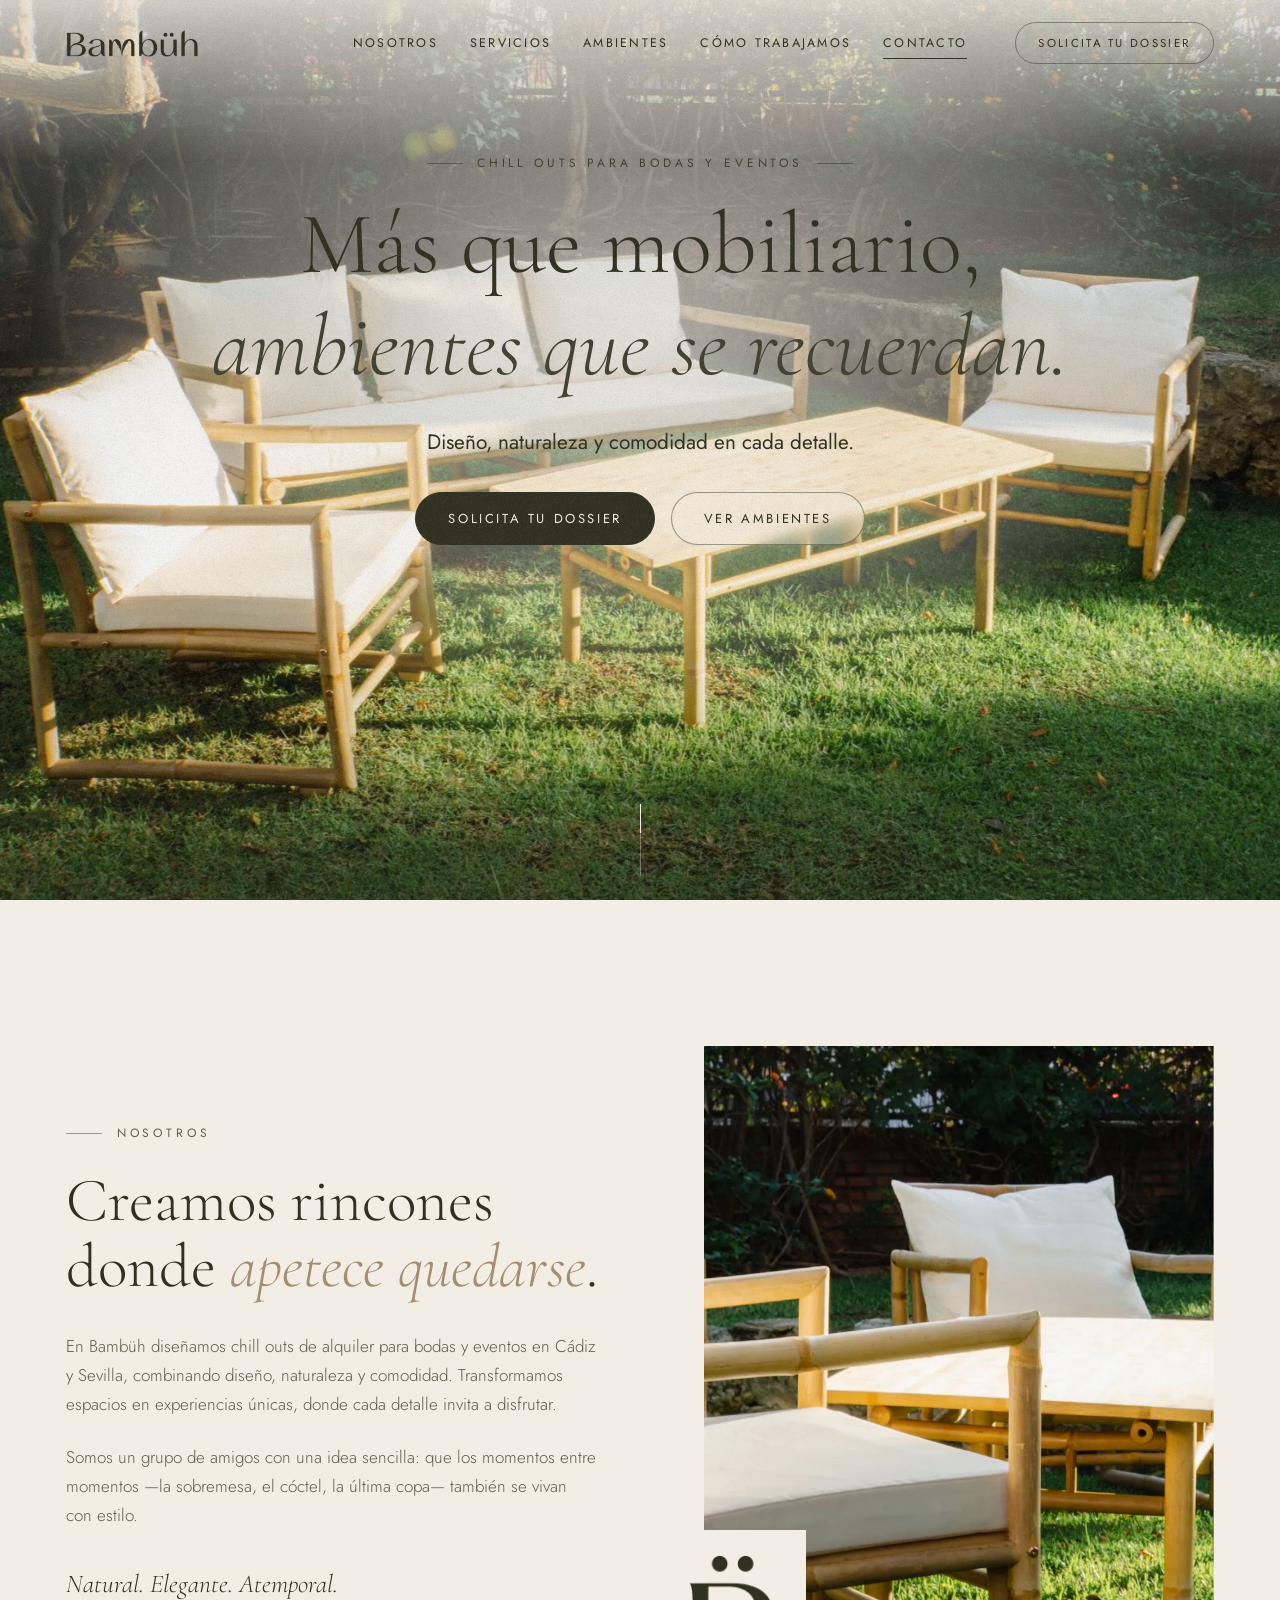
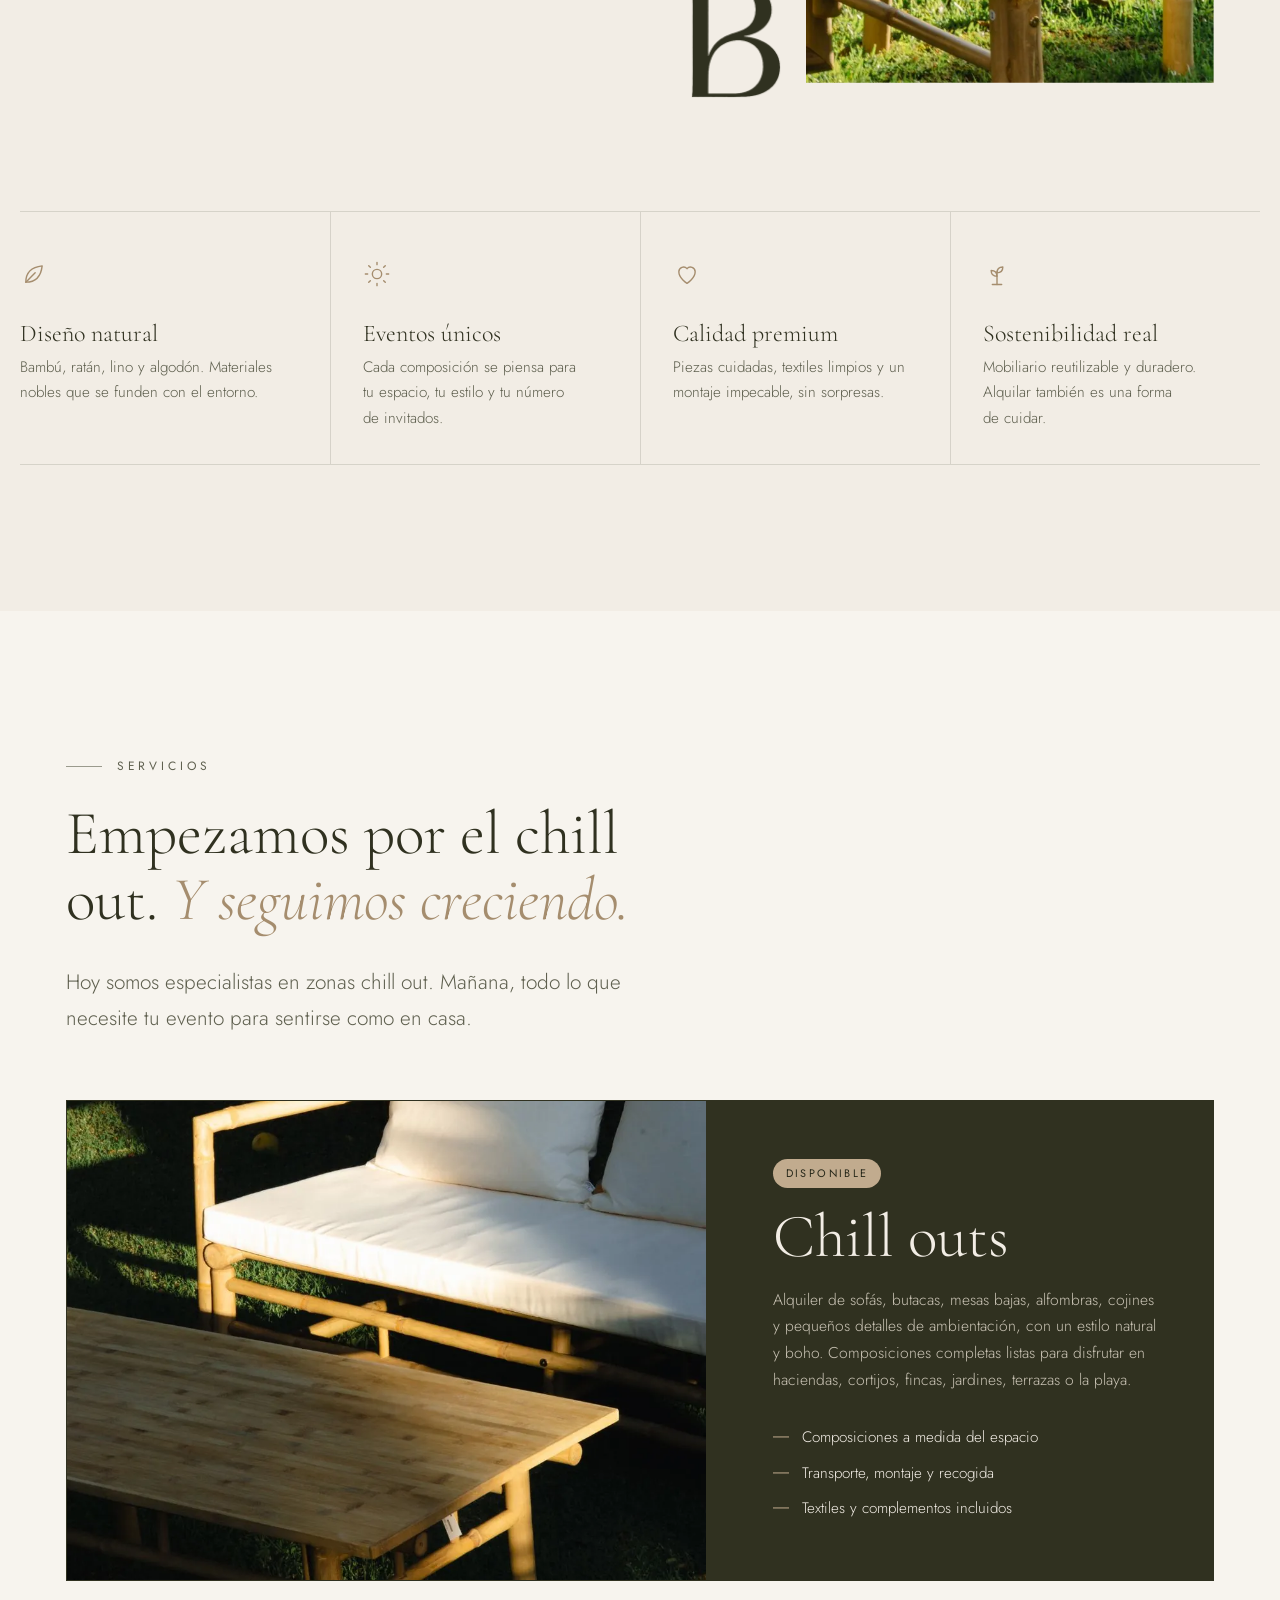
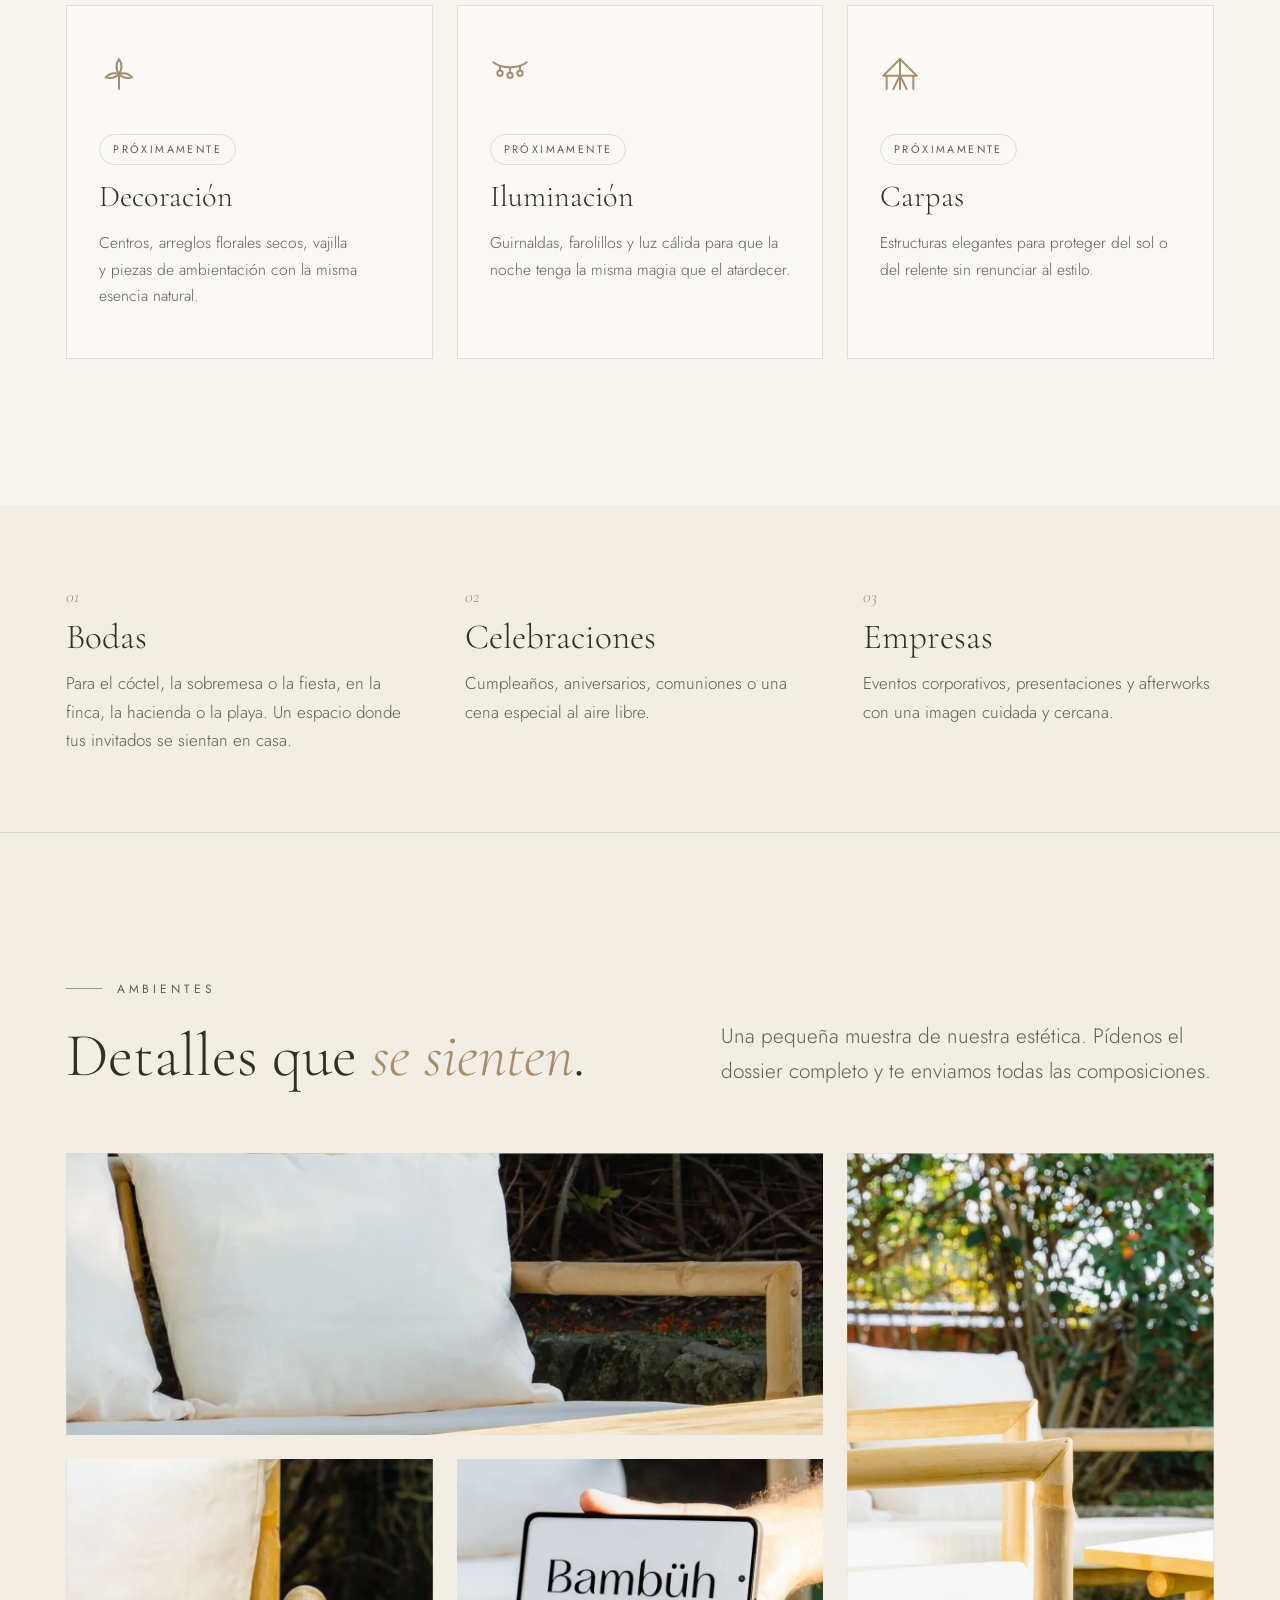
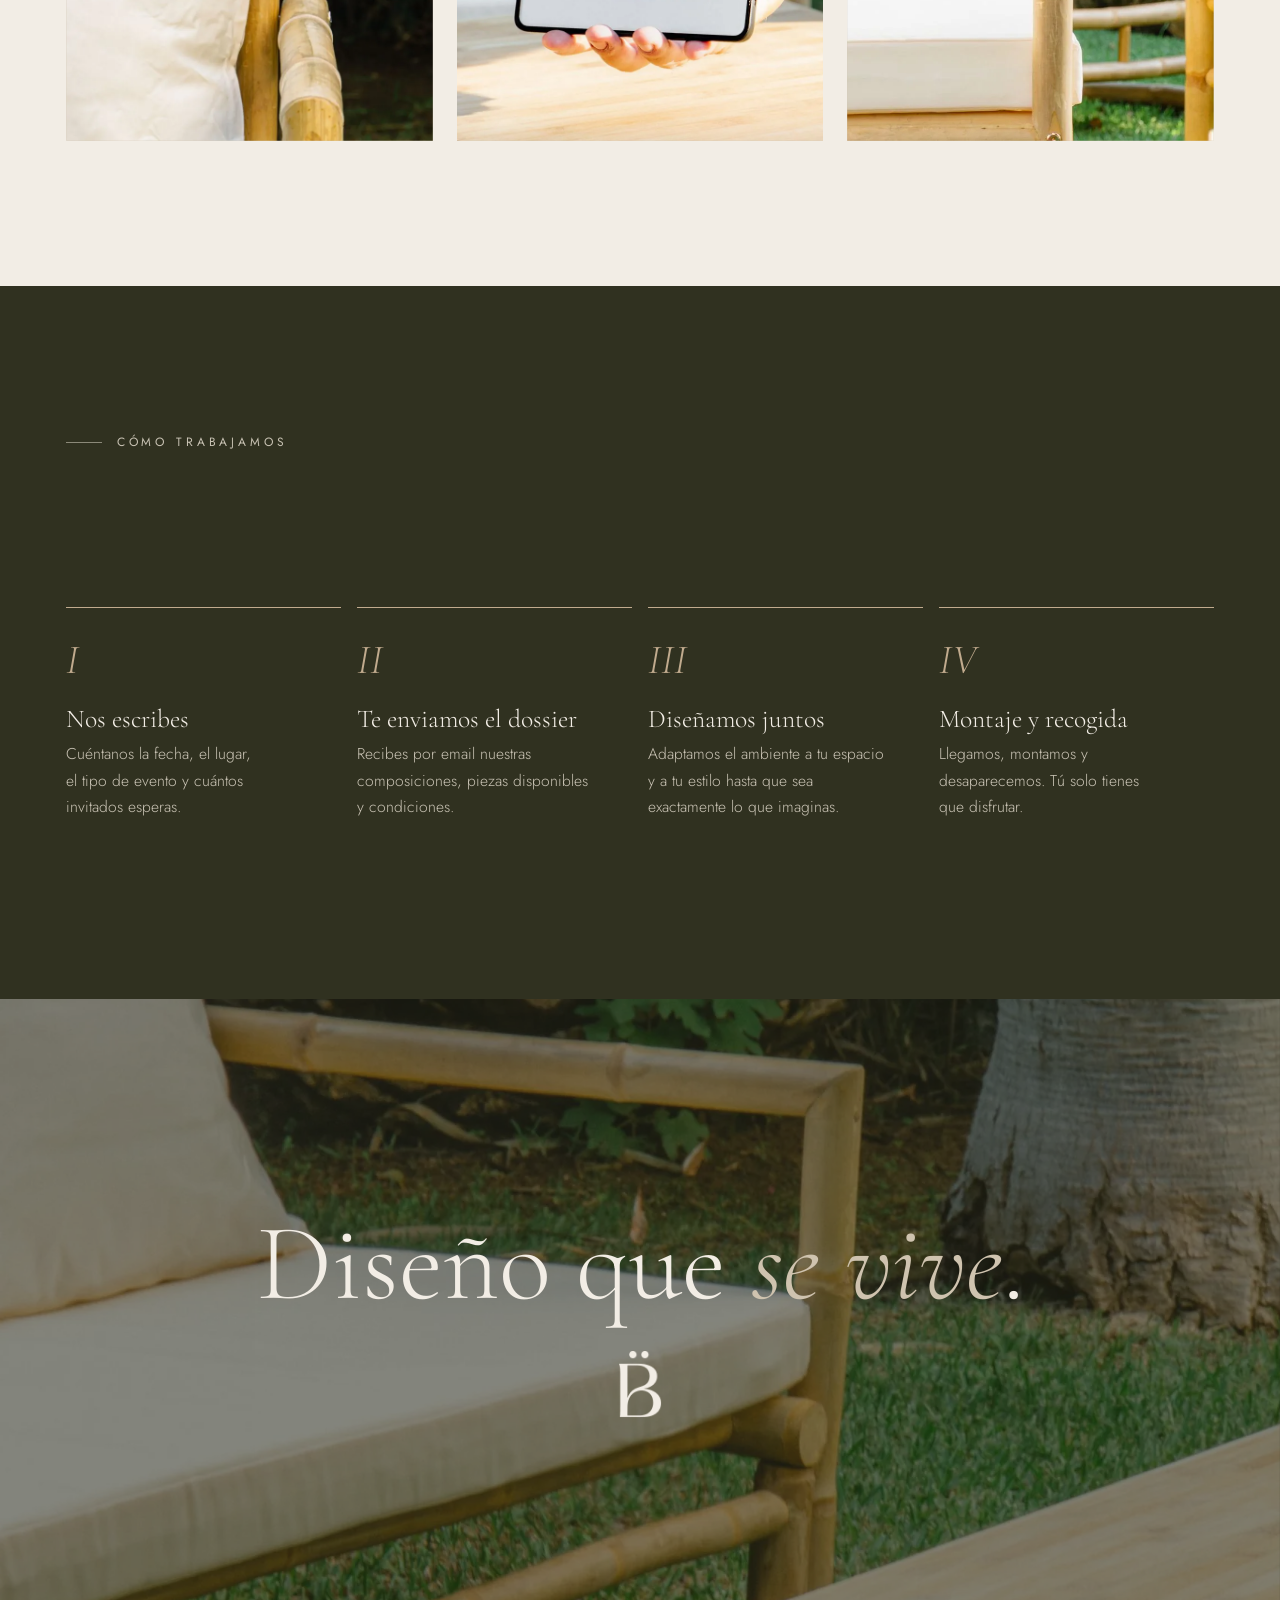
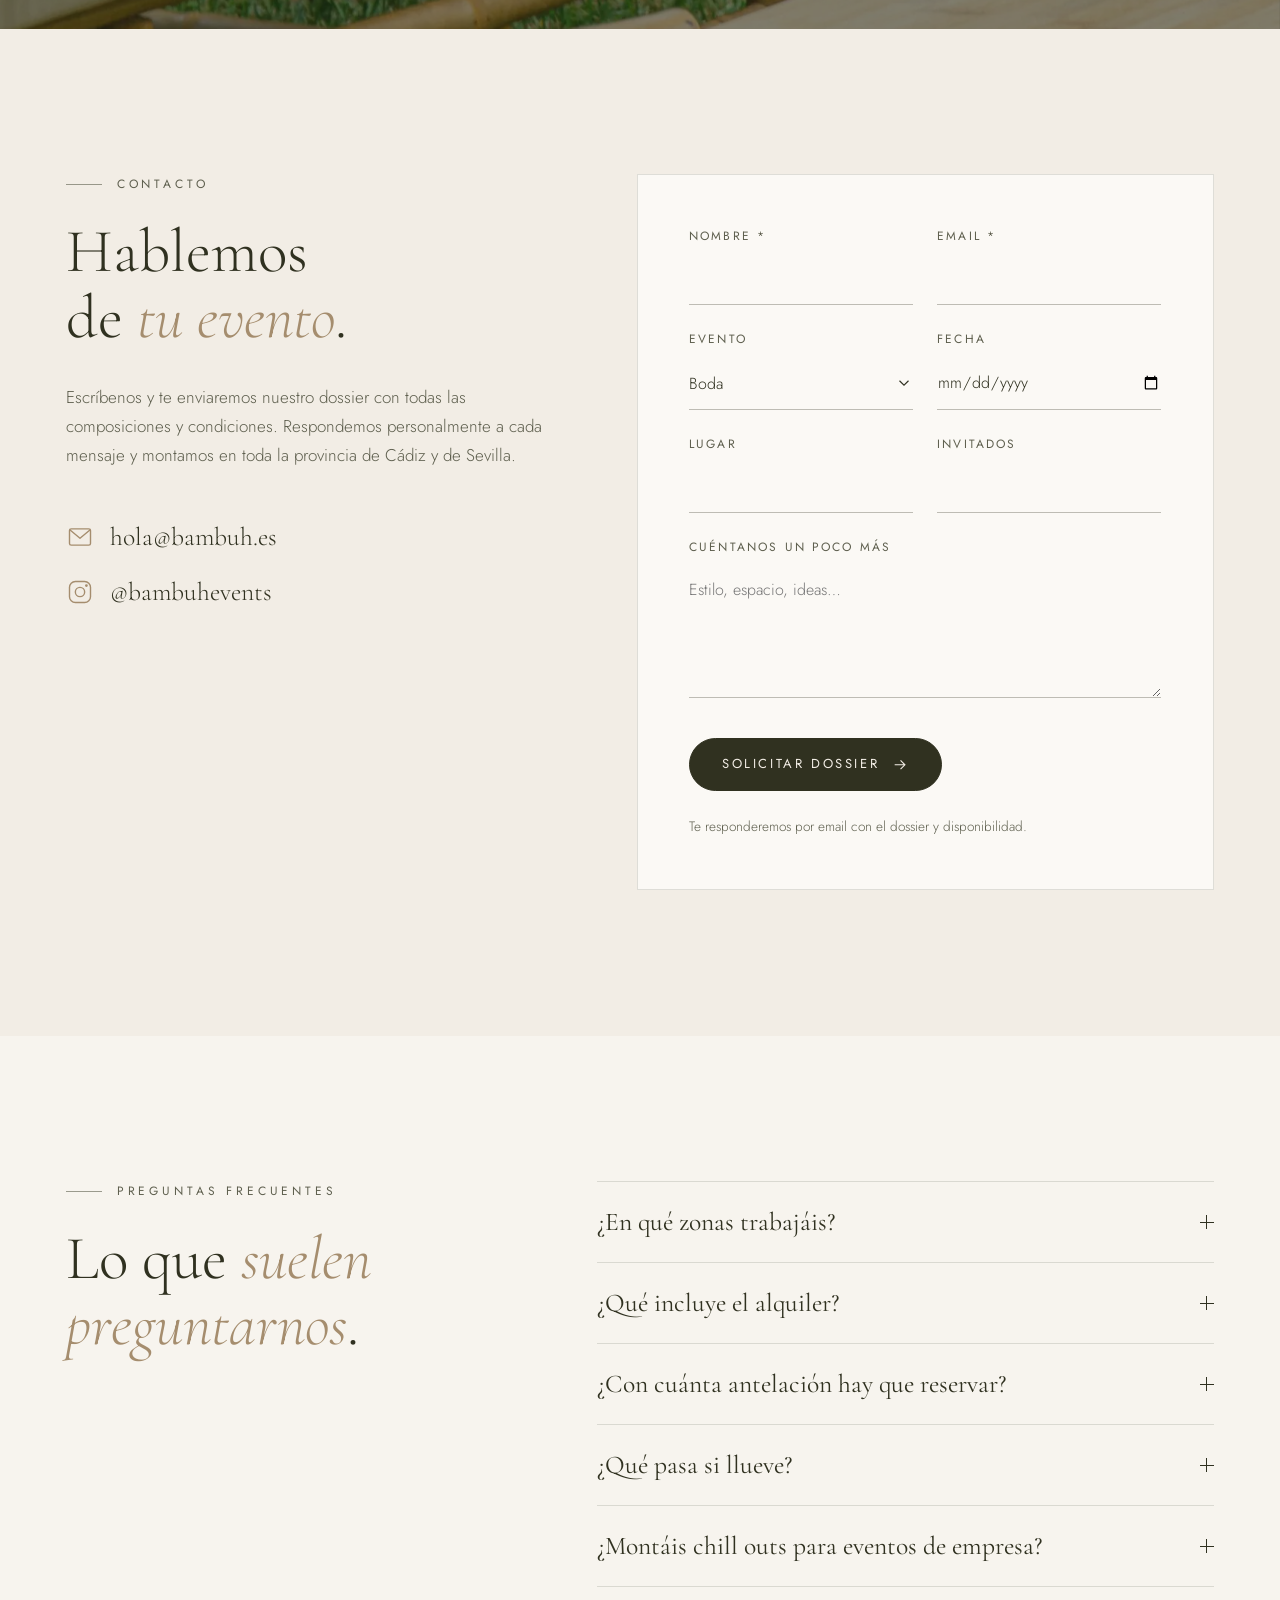
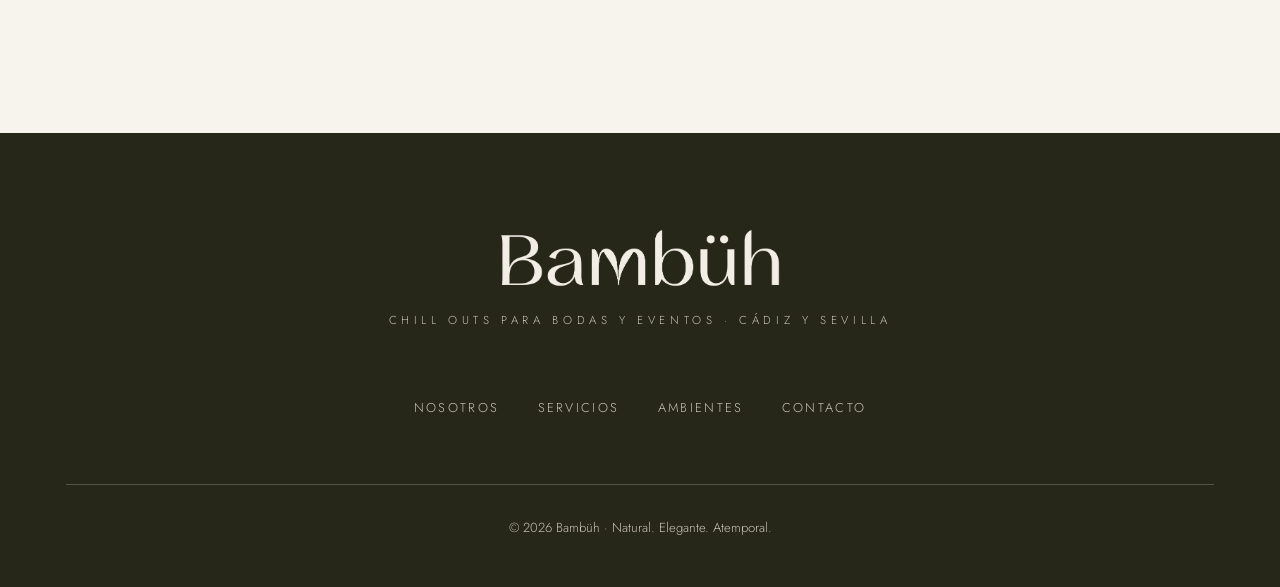
<file: index.html>
<!doctype html>
<html lang="es">
<head>
  <meta charset="utf-8">
  <meta name="viewport" content="width=device-width, initial-scale=1, viewport-fit=cover">
  <title>Chill out para bodas en Cádiz y Sevilla | Bambüh</title>
  <meta name="description" content="Alquiler de chill outs para bodas y eventos en Cádiz y Sevilla: sofás y butacas de bambú, mesas bajas, alfombras y cojines. Montaje y recogida incluidos.">
  <link rel="canonical" href="https://bambuh.es/">
  <meta name="theme-color" content="#303120">
  <meta property="og:type" content="website">
  <meta property="og:url" content="https://bambuh.es/">
  <meta property="og:site_name" content="Bambüh">
  <meta property="og:locale" content="es_ES">
  <meta property="og:title" content="Chill out para bodas en Cádiz y Sevilla | Bambüh">
  <meta property="og:description" content="Sofás, butacas y mobiliario de bambú para bodas y eventos. Más que mobiliario, ambientes que se recuerdan.">
  <meta property="og:image" content="https://bambuh.es/assets/img/og.jpg">
  <meta property="og:image:width" content="1200">
  <meta property="og:image:height" content="630">
  <meta property="og:image:alt" content="Zona chill out con sofá y butacas de bambú en un jardín">
  <meta name="twitter:card" content="summary_large_image">
  <script type="application/ld+json">
  {
    "@context": "https://schema.org",
    "@type": "LocalBusiness",
    "@id": "https://bambuh.es/#empresa",
    "name": "Bambüh",
    "description": "Alquiler de chill outs para bodas y eventos en Cádiz y Sevilla: sofás, butacas y mobiliario de bambú con transporte, montaje y recogida.",
    "url": "https://bambuh.es/",
    "logo": "https://bambuh.es/assets/img/logo-dark.png",
    "image": "https://bambuh.es/assets/img/og.jpg",
    "email": "hola@bambuh.es",
    "address": { "@type": "PostalAddress", "addressRegion": "Andalucía", "addressCountry": "ES" },
    "areaServed": [
      { "@type": "AdministrativeArea", "name": "Provincia de Cádiz" },
      { "@type": "AdministrativeArea", "name": "Provincia de Sevilla" }
    ],
    "sameAs": ["https://instagram.com/bambuhevents"],
    "makesOffer": [
      { "@type": "Offer", "itemOffered": { "@type": "Service", "name": "Alquiler de chill out para bodas" } },
      { "@type": "Offer", "itemOffered": { "@type": "Service", "name": "Alquiler de sofás y butacas para bodas y eventos" } },
      { "@type": "Offer", "itemOffered": { "@type": "Service", "name": "Alquiler de mobiliario de bambú para eventos" } }
    ]
  }
  </script>
  <link rel="preload" as="image" type="image/webp" imagesrcset="assets/img/chill-out-boda-jardin-1000.webp 1000w, assets/img/chill-out-boda-jardin-1600.webp 1600w, assets/img/chill-out-boda-jardin-2400.webp 2400w" imagesizes="100vw" fetchpriority="high">
  <link rel="icon" type="image/png" sizes="64x64" href="assets/img/favicon.png">
  <link rel="icon" type="image/png" sizes="32x32" href="assets/img/favicon-32.png">
  <link rel="apple-touch-icon" href="assets/img/apple-touch-icon.png">
  <link rel="preload" href="assets/fonts/cormorant-garamond.woff2" as="font" type="font/woff2" crossorigin>
  <link rel="preload" href="assets/fonts/cormorant-garamond-italic.woff2" as="font" type="font/woff2" crossorigin>
  <link rel="preload" href="assets/fonts/jost.woff2" as="font" type="font/woff2" crossorigin>
  <link rel="stylesheet" href="css/styles.css?v=11">
</head>
<body>
  <a class="skip-link" href="#main">Saltar al contenido</a>

  <!-- Cabecera -->
  <header class="header" id="header">
    <div class="header__inner container">
      <a href="#inicio" class="header__logo" aria-label="Bambüh, volver al inicio">
        <img src="assets/img/logo-dark.png" alt="Bambüh" class="logo logo--dark" width="793" height="166">
        <img src="assets/img/logo-light.png" alt="" aria-hidden="true" class="logo logo--light" width="793" height="166">
      </a>
      <nav class="nav" id="nav" aria-label="Principal">
        <ul class="nav__list">
          <li><a href="#nosotros" class="nav__link">Nosotros</a></li>
          <li><a href="#servicios" class="nav__link">Servicios</a></li>
          <li><a href="#ambientes" class="nav__link">Ambientes</a></li>
          <li><a href="#proceso" class="nav__link">Cómo trabajamos</a></li>
          <li><a href="#contacto" class="nav__link">Contacto</a></li>
        </ul>
        <a href="#contacto" class="btn btn--small nav__cta">Solicita tu dossier</a>
        <div class="nav__extra">
          <img src="assets/img/monogram-light.png" alt="" aria-hidden="true" width="96" height="148">
          <a href="mailto:hola@bambuh.es">hola@bambuh.es</a>
          <a href="https://instagram.com/bambuhevents" target="_blank" rel="noopener">@bambuhevents</a>
        </div>
      </nav>
      <button class="menu-toggle" id="menuToggle" aria-expanded="false" aria-controls="nav" aria-label="Abrir menú">
        <span></span><span></span>
      </button>
    </div>
  </header>

  <main id="main">
    <!-- Hero -->
    <section class="hero" id="inicio">
      <div class="hero__media">
        <picture>
          <source type="image/webp" srcset="assets/img/chill-out-boda-jardin-1000.webp 1000w, assets/img/chill-out-boda-jardin-1600.webp 1600w, assets/img/chill-out-boda-jardin-2400.webp 2400w" sizes="100vw">
          <img src="assets/img/chill-out-boda-jardin-1600.jpg" srcset="assets/img/chill-out-boda-jardin-1000.jpg 1000w, assets/img/chill-out-boda-jardin-1600.jpg 1600w, assets/img/chill-out-boda-jardin-2400.jpg 2400w" sizes="100vw" alt="Zona chill out para boda con sofá, butacas y mesa baja de bambú sobre el césped de un jardín" class="hero__img" width="2400" height="1600" fetchpriority="high">
        </picture>
      </div>
      <div class="hero__veil" aria-hidden="true"></div>
      <div class="hero__content container">
        <h1 class="hero__heading">
          <span class="eyebrow hero__eyebrow" data-hero="1">Chill outs para bodas y eventos<span class="sr-only">:</span></span>
          <span class="hero__title">
            <span class="line"><span data-hero="2">Más que mobiliario,</span></span>
            <span class="line"><em data-hero="3">ambientes que se recuerdan.</em></span>
          </span>
        </h1>
        <p class="hero__lead" data-hero="4">Diseño, naturaleza y comodidad en cada detalle.</p>
        <div class="hero__actions" data-hero="5">
          <a href="#contacto" class="btn btn--dark">Solicita tu dossier</a>
          <a href="#ambientes" class="btn btn--ghost">Ver ambientes</a>
        </div>
      </div>
      <a href="#nosotros" class="hero__scroll" aria-label="Desplazarse a Nosotros">
        <span class="hero__scroll-line"></span>
      </a>
    </section>


    <!-- Nosotros -->
    <section class="section about" id="nosotros">
      <div class="container about__grid">
        <div class="about__text">
          <p class="eyebrow reveal">Nosotros</p>
          <h2 class="section-title reveal">Creamos rincones donde <em>apetece quedarse</em>.</h2>
          <p class="reveal">En Bambüh diseñamos chill outs de alquiler para bodas y eventos en Cádiz y Sevilla, combinando diseño, naturaleza y comodidad. Transformamos espacios en experiencias únicas, donde cada detalle invita a disfrutar.</p>
          <p class="reveal">Somos un grupo de amigos con una idea sencilla: que los momentos entre momentos —la sobremesa, el cóctel, la última copa— también se vivan con estilo.</p>
          <p class="about__signature reveal">Natural. Elegante. Atemporal.</p>
        </div>
        <figure class="about__media">
          <div class="about__photo reveal-img">
            <picture>
              <source type="image/webp" srcset="assets/img/butaca-bambu-boda-800.webp 800w, assets/img/butaca-bambu-boda-1200.webp 1200w" sizes="(min-width: 900px) 45vw, 100vw">
              <img src="assets/img/butaca-bambu-boda-800.jpg" srcset="assets/img/butaca-bambu-boda-800.jpg 800w, assets/img/butaca-bambu-boda-1200.jpg 1200w" sizes="(min-width: 900px) 45vw, 100vw" alt="Butaca de bambú con cojín de algodón crudo junto a una mesa baja y un sofá, sobre el césped de un jardín" width="1200" height="1500" loading="lazy">
            </picture>
          </div>
          <img src="assets/img/monogram-dark.png" alt="" aria-hidden="true" class="about__monogram" width="96" height="148" loading="lazy">
        </figure>
      </div>

      <ul class="values container" role="list">
        <li class="value reveal">
          <svg class="icon" viewBox="0 0 24 24" aria-hidden="true"><path d="M5 19c0-8 5-13 14-14-1 9-6 14-14 14Z"/><path d="M5 19 13 11"/></svg>
          <h3>Diseño natural</h3>
          <p>Bambú, ratán, lino y algodón. Materiales nobles que se funden con el entorno.</p>
        </li>
        <li class="value reveal">
          <svg class="icon" viewBox="0 0 24 24" aria-hidden="true"><circle cx="12" cy="12" r="4"/><path d="M12 2v2M12 20v2M4.9 4.9l1.4 1.4M17.7 17.7l1.4 1.4M2 12h2M20 12h2M4.9 19.1l1.4-1.4M17.7 6.3l1.4-1.4"/></svg>
          <h3>Eventos únicos</h3>
          <p>Cada composición se piensa para tu espacio, tu estilo y tu número de invitados.</p>
        </li>
        <li class="value reveal">
          <svg class="icon" viewBox="0 0 24 24" aria-hidden="true"><path d="M12 20s-7-4.4-7-10a4 4 0 0 1 7-2.6A4 4 0 0 1 19 10c0 5.6-7 10-7 10Z"/></svg>
          <h3>Calidad premium</h3>
          <p>Piezas cuidadas, textiles limpios y un montaje impecable, sin sorpresas.</p>
        </li>
        <li class="value reveal">
          <svg class="icon" viewBox="0 0 24 24" aria-hidden="true"><path d="M12 21V10"/><path d="M12 14c-3 0-5-2-5-5 3 0 5 2 5 5ZM12 11c0-3 2-5 5-5 0 3-2 5-5 5Z"/><path d="M8 21h8"/></svg>
          <h3>Sostenibilidad real</h3>
          <p>Mobiliario reutilizable y duradero. Alquilar también es una forma de cuidar.</p>
        </li>
      </ul>
    </section>

    <!-- Servicios -->
    <section class="section services" id="servicios">
      <div class="container">
        <header class="section-head">
          <p class="eyebrow reveal">Servicios</p>
          <h2 class="section-title reveal">Empezamos por el chill out. <em>Y seguimos creciendo.</em></h2>
          <p class="section-lead reveal">Hoy somos especialistas en zonas chill out. Mañana, todo lo que necesite tu evento para sentirse como en casa.</p>
        </header>

        <div class="services__grid">
          <article class="service service--featured reveal">
            <div class="service__media">
              <picture>
                <source type="image/webp" srcset="assets/img/sofa-bambu-chill-out-boda-1000.webp 1000w, assets/img/sofa-bambu-chill-out-boda-1600.webp 1600w" sizes="(min-width: 768px) 55vw, 100vw">
                <img src="assets/img/sofa-bambu-chill-out-boda-1000.jpg" srcset="assets/img/sofa-bambu-chill-out-boda-1000.jpg 1000w, assets/img/sofa-bambu-chill-out-boda-1600.jpg 1600w" sizes="(min-width: 768px) 55vw, 100vw" alt="Sofá de bambú con cojines blancos y mesa baja de bambú iluminados por el sol de la tarde sobre el césped" width="1600" height="1200" loading="lazy">
              </picture>
            </div>
            <div class="service__body">
              <span class="badge">Disponible</span>
              <h3>Chill outs</h3>
              <p>Alquiler de sofás, butacas, mesas bajas, alfombras, cojines y pequeños detalles de ambientación, con un estilo natural y boho. Composiciones completas listas para disfrutar en haciendas, cortijos, fincas, jardines, terrazas o la playa.</p>
              <ul class="service__list">
                <li>Composiciones a medida del espacio</li>
                <li>Transporte, montaje y recogida</li>
                <li>Textiles y complementos incluidos</li>
              </ul>
            </div>
          </article>

          <article class="service reveal">
            <svg class="icon icon--lg" viewBox="0 0 24 24" aria-hidden="true"><path d="M12 3c2 3 2 6 0 9-2-3-2-6 0-9Z"/><path d="M12 12c3-1 6 0 8 2-3 1-6 0-8-2ZM12 12c-3-1-6 0-8 2 3 1 6 0 8-2Z"/><path d="M12 12v9"/></svg>
            <span class="badge badge--soon">Próximamente</span>
            <h3>Decoración</h3>
            <p>Centros, arreglos florales secos, vajilla y piezas de ambientación con la misma esencia natural.</p>
          </article>

          <article class="service reveal">
            <svg class="icon icon--lg" viewBox="0 0 24 24" aria-hidden="true"><path d="M2 5c5 4 15 4 20 0"/><path d="M6 7.5v2M12 8.8v2M18 7.5v2"/><circle cx="6" cy="11.5" r="1.6"/><circle cx="12" cy="12.8" r="1.6"/><circle cx="18" cy="11.5" r="1.6"/></svg>
            <span class="badge badge--soon">Próximamente</span>
            <h3>Iluminación</h3>
            <p>Guirnaldas, farolillos y luz cálida para que la noche tenga la misma magia que el atardecer.</p>
          </article>

          <article class="service reveal">
            <svg class="icon icon--lg" viewBox="0 0 24 24" aria-hidden="true"><path d="M12 3 2 13h20L12 3Z"/><path d="M4 13v8M20 13v8M12 3v18"/><path d="M8 21l4-8 4 8"/></svg>
            <span class="badge badge--soon">Próximamente</span>
            <h3>Carpas</h3>
            <p>Estructuras elegantes para proteger del sol o del relente sin renunciar al estilo.</p>
          </article>
        </div>
      </div>
    </section>

    <!-- Para quién -->
    <section class="section audience">
      <div class="container audience__grid">
        <div class="audience__item reveal">
          <span class="audience__num">01</span>
          <h3>Bodas</h3>
          <p>Para el cóctel, la sobremesa o la fiesta, en la finca, la hacienda o la playa. Un espacio donde tus invitados se sientan en casa.</p>
        </div>
        <div class="audience__item reveal">
          <span class="audience__num">02</span>
          <h3>Celebraciones</h3>
          <p>Cumpleaños, aniversarios, comuniones o una cena especial al aire libre.</p>
        </div>
        <div class="audience__item reveal">
          <span class="audience__num">03</span>
          <h3>Empresas</h3>
          <p>Eventos corporativos, presentaciones y afterworks con una imagen cuidada y cercana.</p>
        </div>
      </div>
    </section>

    <!-- Ambientes / galería -->
    <section class="section gallery" id="ambientes">
      <div class="container">
        <header class="section-head section-head--row">
          <div>
            <p class="eyebrow reveal">Ambientes</p>
            <h2 class="section-title reveal">Detalles que <em>se sienten</em>.</h2>
          </div>
          <p class="section-lead reveal">Una pequeña muestra de nuestra estética. Pídenos el dossier completo y te enviamos todas las composiciones.</p>
        </header>

        <div class="gallery__grid">
          <figure class="gallery__item gallery__item--wide reveal-img">
            <picture>
              <source type="image/webp" srcset="assets/img/cojin-sofa-bambu-1000.webp 1000w, assets/img/cojin-sofa-bambu-1800.webp 1800w" sizes="(min-width: 700px) 66vw, 100vw">
              <img src="assets/img/cojin-sofa-bambu-1000.jpg" srcset="assets/img/cojin-sofa-bambu-1000.jpg 1000w, assets/img/cojin-sofa-bambu-1800.jpg 1800w" sizes="(min-width: 700px) 66vw, 100vw" alt="Cojín blanco sobre un sofá de bambú, con la mesa baja de bambú en primer plano" width="1800" height="900" loading="lazy">
            </picture>
            <figcaption>Materiales nobles</figcaption>
          </figure>
          <figure class="gallery__item gallery__item--tall reveal-img">
            <picture>
              <source type="image/webp" srcset="assets/img/butaca-bambu-jardin-700.webp 700w, assets/img/butaca-bambu-jardin-1000.webp 1000w" sizes="(min-width: 700px) 33vw, 100vw">
              <img src="assets/img/butaca-bambu-jardin-700.jpg" srcset="assets/img/butaca-bambu-jardin-700.jpg 700w, assets/img/butaca-bambu-jardin-1000.jpg 1000w" sizes="(min-width: 700px) 33vw, 100vw" alt="Brazo de una butaca de bambú con cojines blancos y el jardín desenfocado al fondo" width="1000" height="1500" loading="lazy">
            </picture>
            <figcaption>Bambú natural</figcaption>
          </figure>
          <figure class="gallery__item reveal-img">
            <picture>
              <source type="image/webp" srcset="assets/img/cojin-algodon-butaca-bambu-800.webp 800w, assets/img/cojin-algodon-butaca-bambu-1200.webp 1200w" sizes="(min-width: 700px) 33vw, 100vw">
              <img src="assets/img/cojin-algodon-butaca-bambu-800.jpg" srcset="assets/img/cojin-algodon-butaca-bambu-800.jpg 800w, assets/img/cojin-algodon-butaca-bambu-1200.jpg 1200w" sizes="(min-width: 700px) 33vw, 100vw" alt="Detalle de cojín de algodón crudo junto al brazo de bambú de una butaca" width="1200" height="900" loading="lazy">
            </picture>
            <figcaption>Textiles naturales</figcaption>
          </figure>
          <figure class="gallery__item reveal-img">
            <picture>
              <source type="image/webp" srcset="assets/img/mesa-bambu-bambuh-800.webp 800w, assets/img/mesa-bambu-bambuh-1200.webp 1200w" sizes="(min-width: 700px) 33vw, 100vw">
              <img src="assets/img/mesa-bambu-bambuh-800.jpg" srcset="assets/img/mesa-bambu-bambuh-800.jpg 800w, assets/img/mesa-bambu-bambuh-1200.jpg 1200w" sizes="(min-width: 700px) 33vw, 100vw" alt="Mano sosteniendo un móvil con el nombre Bambüh sobre una mesa de bambú" width="1200" height="900" loading="lazy">
            </picture>
            <figcaption>Identidad Bambüh</figcaption>
          </figure>
        </div>
      </div>
    </section>

    <!-- Proceso -->
    <section class="section process" id="proceso">
      <div class="container">
        <header class="section-head">
          <p class="eyebrow eyebrow--light reveal">Cómo trabajamos</p>
          <h2 class="section-title reveal">Sencillo, cercano y <em>sin prisas</em>.</h2>
        </header>
        <ol class="steps" role="list">
          <li class="step reveal">
            <span class="step__num">I</span>
            <h3>Nos escribes</h3>
            <p>Cuéntanos la fecha, el lugar, el tipo de evento y cuántos invitados esperas.</p>
          </li>
          <li class="step reveal">
            <span class="step__num">II</span>
            <h3>Te enviamos el dossier</h3>
            <p>Recibes por email nuestras composiciones, piezas disponibles y condiciones.</p>
          </li>
          <li class="step reveal">
            <span class="step__num">III</span>
            <h3>Diseñamos juntos</h3>
            <p>Adaptamos el ambiente a tu espacio y a tu estilo hasta que sea exactamente lo que imaginas.</p>
          </li>
          <li class="step reveal">
            <span class="step__num">IV</span>
            <h3>Montaje y recogida</h3>
            <p>Llegamos, montamos y desaparecemos. Tú solo tienes que disfrutar.</p>
          </li>
        </ol>
      </div>
    </section>

    <!-- Frase -->
    <section class="quote" aria-label="Lema">
      <div class="quote__media" aria-hidden="true">
        <picture>
          <source type="image/webp" srcset="assets/img/sofa-bambu-palmera-jardin-1000.webp 1000w, assets/img/sofa-bambu-palmera-jardin-1920.webp 1920w" sizes="100vw">
          <img src="assets/img/sofa-bambu-palmera-jardin-1000.jpg" srcset="assets/img/sofa-bambu-palmera-jardin-1000.jpg 1000w, assets/img/sofa-bambu-palmera-jardin-1920.jpg 1920w" sizes="100vw" alt="" data-parallax width="1920" height="1080" loading="lazy">
        </picture>
      </div>
      <div class="quote__veil" aria-hidden="true"></div>
      <blockquote class="quote__text container">
        <p class="reveal">Diseño que <em>se vive</em>.</p>
        <img src="assets/img/monogram-light.png" alt="" aria-hidden="true" class="quote__mono reveal" width="96" height="148" loading="lazy">
      </blockquote>
    </section>

    <!-- Contacto -->
    <section class="section contact" id="contacto">
      <div class="container contact__grid">
        <div class="contact__intro">
          <p class="eyebrow reveal">Contacto</p>
          <h2 class="section-title reveal">Hablemos de <em>tu evento</em>.</h2>
          <p class="reveal">Escríbenos y te enviaremos nuestro dossier con todas las composiciones y condiciones. Respondemos personalmente a cada mensaje y montamos en toda la provincia de Cádiz y de Sevilla.</p>
          <ul class="contact__list reveal" role="list">
            <li>
              <svg class="icon" viewBox="0 0 24 24" aria-hidden="true"><rect x="3" y="5" width="18" height="14" rx="1.5"/><path d="m3.5 6 8.5 7 8.5-7"/></svg>
              <a href="mailto:hola@bambuh.es">hola@bambuh.es</a>
            </li>
            <li>
              <svg class="icon" viewBox="0 0 24 24" aria-hidden="true"><rect x="3" y="3" width="18" height="18" rx="5"/><circle cx="12" cy="12" r="4"/><circle cx="17.5" cy="6.5" r=".6"/></svg>
              <a href="https://instagram.com/bambuhevents" target="_blank" rel="noopener">@bambuhevents</a>
            </li>
          </ul>
        </div>

        <form class="form reveal" id="contactForm" novalidate>
          <div class="form__row">
            <div class="field">
              <label for="f-name">Nombre <span aria-hidden="true">*</span></label>
              <input id="f-name" name="nombre" type="text" autocomplete="name" required aria-describedby="e-name">
              <p class="field__error" id="e-name" aria-live="polite"></p>
            </div>
            <div class="field">
              <label for="f-email">Email <span aria-hidden="true">*</span></label>
              <input id="f-email" name="email" type="email" autocomplete="email" required aria-describedby="e-email">
              <p class="field__error" id="e-email" aria-live="polite"></p>
            </div>
          </div>
          <div class="form__row form__row--pair">
            <div class="field">
              <label for="f-type">Evento</label>
              <select id="f-type" name="tipo">
                <option>Boda</option>
                <option>Celebración privada</option>
                <option>Evento de empresa</option>
                <option>Otro</option>
              </select>
            </div>
            <div class="field">
              <label for="f-date">Fecha</label>
              <input id="f-date" name="fecha" type="date">
            </div>
          </div>
          <div class="form__row form__row--pair">
            <div class="field">
              <label for="f-place">Lugar</label>
              <input id="f-place" name="lugar" type="text" autocomplete="address-level2">
            </div>
            <div class="field">
              <label for="f-guests">Invitados</label>
              <input id="f-guests" name="invitados" type="number" min="1" inputmode="numeric">
            </div>
          </div>
          <div class="field">
            <label for="f-msg">Cuéntanos un poco más</label>
            <textarea id="f-msg" name="mensaje" rows="4" placeholder="Estilo, espacio, ideas…"></textarea>
          </div>
          <input type="checkbox" name="botcheck" class="form__hp" tabindex="-1" autocomplete="off" aria-hidden="true">
          <button type="submit" class="btn btn--dark form__submit">
            <span class="form__submit-label">Solicitar dossier</span>
            <svg viewBox="0 0 24 24" aria-hidden="true"><path d="M5 12h14M13 6l6 6-6 6"/></svg>
          </button>
          <p class="form__note">Te responderemos por email con el dossier y disponibilidad.</p>
          <p class="form__status" id="formStatus" role="status"></p>
        </form>
      </div>
    </section>

    <!-- Preguntas frecuentes -->
    <section class="section faq" id="preguntas" aria-labelledby="faq-title">
      <div class="container faq__grid">
        <header class="faq__head">
          <p class="eyebrow reveal">Preguntas frecuentes</p>
          <h2 class="section-title reveal" id="faq-title">Lo que <em>suelen preguntarnos</em>.</h2>
        </header>
        <div class="faq__list reveal">
          <details class="faq__item" name="faq">
            <summary class="faq__q">¿En qué zonas trabajáis?</summary>
            <div class="faq__a"><p>Montamos en toda la provincia de Cádiz y de Sevilla: fincas, haciendas, cortijos, jardines, terrazas y playa. Si tu evento es fuera de esta zona, pregúntanos.</p></div>
          </details>
          <details class="faq__item" name="faq">
            <summary class="faq__q">¿Qué incluye el alquiler?</summary>
            <div class="faq__a"><p>Sofás, butacas, mesas bajas, cojines y detalles de ambientación, además del transporte, el montaje y la recogida. Tú no tienes que mover nada.</p></div>
          </details>
          <details class="faq__item" name="faq">
            <summary class="faq__q">¿Con cuánta antelación hay que reservar?</summary>
            <div class="faq__a"><p>Recomendamos reservar con unos 3 meses de antelación. Si tu fecha está más cerca, escríbenos igualmente y vemos disponibilidad.</p></div>
          </details>
          <details class="faq__item" name="faq">
            <summary class="faq__q">¿Qué pasa si llueve?</summary>
            <div class="faq__a"><p>Si hay previsión de lluvia, lo hablamos contigo y con el espacio para buscar una zona cubierta donde montar el chill out.</p></div>
          </details>
          <details class="faq__item" name="faq">
            <summary class="faq__q">¿Montáis chill outs para eventos de empresa?</summary>
            <div class="faq__a"><p>Sí. Además de bodas, montamos chill outs para eventos corporativos, presentaciones y afterworks, y también para celebraciones como cumpleaños, comuniones o aniversarios.</p></div>
          </details>
        </div>
      </div>
    </section>
  </main>

  <div class="mobile-bar" id="mobileBar" aria-hidden="true">
    <a href="#contacto" class="btn btn--dark mobile-bar__cta" tabindex="-1">Solicita tu dossier</a>
    <a href="mailto:hola@bambuh.es" class="mobile-bar__mail" aria-label="Escríbenos por email" tabindex="-1">
      <svg viewBox="0 0 24 24" aria-hidden="true"><rect x="3" y="5" width="18" height="14" rx="1.5"/><path d="m3.5 6 8.5 7 8.5-7"/></svg>
    </a>
  </div>

  <footer class="footer">
    <div class="container footer__inner">
      <img src="assets/img/logo-light.png" alt="Bambüh" class="footer__logo" width="793" height="166" loading="lazy">
      <p class="footer__tag"><span>Chill outs para bodas y eventos</span><span class="footer__sep" aria-hidden="true"> · </span><span>Cádiz y Sevilla</span></p>
      <nav class="footer__nav" aria-label="Pie de página">
        <a href="#nosotros">Nosotros</a>
        <a href="#servicios">Servicios</a>
        <a href="#ambientes">Ambientes</a>
        <a href="#contacto">Contacto</a>
      </nav>
      <p class="footer__copy">© <span id="year">2026</span> Bambüh · Natural. Elegante. Atemporal.</p>
    </div>
  </footer>

  <script src="js/main.js?v=11" defer></script>
</body>
</html>
</file>
<file: css/styles.css>
/* ==========================================================================
   BAMBÜH — Chill outs para eventos
   Paleta tomada de la identidad: oliva, arena, lino, salvia y crema.
   ========================================================================== */

/* Fuentes alojadas en la propia web (subconjunto latino, variables) */
@font-face { font-family: "Cormorant Garamond"; font-style: normal; font-weight: 300 500; font-display: swap; src: url("../assets/fonts/cormorant-garamond.woff2") format("woff2"); }
@font-face { font-family: "Cormorant Garamond"; font-style: italic; font-weight: 300 400; font-display: swap; src: url("../assets/fonts/cormorant-garamond-italic.woff2") format("woff2"); }
@font-face { font-family: "Jost"; font-style: normal; font-weight: 300 500; font-display: swap; src: url("../assets/fonts/jost.woff2") format("woff2"); }

:root {
  /* Primitivos de marca */
  --olive-900: #262719;
  --olive-800: #303120;
  --olive-700: #414230;
  --sand-500: #C1AB8E;
  --sand-600: #A58D6E;
  --linen-300: #CFC3AF;
  --sage-500: #7F7F6C;
  --cream-100: #F2EDE5;
  --cream-50: #F7F4EE;

  /* Semánticos */
  --bg: var(--cream-100);
  --bg-alt: var(--cream-50);
  --surface: #FBF9F5;
  --text: var(--olive-800);
  --text-muted: #5E5F4E;          /* 6.2:1 sobre crema */
  --text-on-dark: var(--cream-100);
  --text-on-dark-muted: #C9C3B4;
  --accent: var(--sand-600);
  --line: rgba(48, 49, 32, .14);
  --line-light: rgba(242, 237, 229, .22);
  --focus: var(--olive-800);

  /* Tipografía */
  --font-display: "Cormorant Garamond", "Times New Roman", serif;
  --font-body: "Jost", system-ui, -apple-system, "Segoe UI", sans-serif;

  --fs-eyebrow: .75rem;
  --fs-body: 1.0625rem;
  --fs-lead: clamp(1.125rem, 1rem + .5vw, 1.3rem);
  --fs-h3: clamp(1.5rem, 1.3rem + .8vw, 1.9rem);
  --fs-h2: clamp(2.25rem, 1.6rem + 2.8vw, 4rem);
  --fs-h1: clamp(2.75rem, 1.8rem + 4.6vw, 6rem);

  /* Espaciado (escala amplia, 8pt) */
  --space-1: .5rem;
  --space-2: 1rem;
  --space-3: 1.5rem;
  --space-4: 2rem;
  --space-5: 3rem;
  --space-6: 4rem;
  --space-7: 6rem;
  --section-y: clamp(5rem, 3.5rem + 7vw, 10rem);

  --container: 1240px;
  --gutter: clamp(1rem, .5rem + 3vw, 3rem);
  --radius: 2px;

  /* Movimiento */
  --ease-out: cubic-bezier(.22, 1, .36, 1);
  --ease-in-out: cubic-bezier(.65, 0, .35, 1);
  --dur-fast: .25s;
  --dur: .6s;
  --dur-slow: 1.2s;

  --z-header: 100;
  --z-menu: 90;
}

/* ---------- Reset ---------- */
*, *::before, *::after { box-sizing: border-box; }
* { margin: 0; }
html { scroll-behavior: smooth; -webkit-text-size-adjust: 100%; }
body {
  font-family: var(--font-body);
  font-weight: 300;
  font-size: var(--fs-body);
  line-height: 1.7;
  color: var(--text);
  background: var(--bg);
  -webkit-font-smoothing: antialiased;
  overflow-x: hidden;
}
img { display: block; max-width: 100%; height: auto; }
picture { display: contents; }
a { color: inherit; text-decoration: none; }
ul[role="list"], ol[role="list"] { list-style: none; padding: 0; }
button, input, select, textarea { font: inherit; color: inherit; }
h1, h2, h3 { font-family: var(--font-display); font-weight: 300; line-height: 1.08; text-wrap: balance; }
em { font-style: italic; }
p { text-wrap: pretty; }

/* Grano sutil en todo el sitio, como papel */
body::after {
  content: "";
  position: fixed; inset: 0;
  pointer-events: none;
  z-index: 1000;
  opacity: .35;
  background-image: url("../assets/img/grain.png");
}

:focus-visible { outline: 2px solid var(--focus); outline-offset: 4px; }
.skip-link {
  position: absolute; left: var(--space-2); top: -100px;
  background: var(--olive-800); color: var(--cream-100);
  padding: .75rem 1.25rem; z-index: 2000;
  transition: top var(--dur-fast) var(--ease-out);
}
.skip-link:focus { top: var(--space-2); }

.container { width: 100%; max-width: var(--container); margin-inline: auto; padding-inline: var(--gutter); }

/* ---------- Utilidades tipográficas ---------- */
.eyebrow {
  font-size: var(--fs-eyebrow);
  font-weight: 400;
  letter-spacing: .32em;
  text-transform: uppercase;
  color: var(--text-muted);
  margin-bottom: var(--space-3);
  display: flex; align-items: center; gap: .9rem;
}
.eyebrow::before { content: ""; width: 2.25rem; height: 1px; background: currentColor; opacity: .6; }
.eyebrow--light { color: var(--text-on-dark-muted); }
.sr-only { position: absolute; width: 1px; height: 1px; padding: 0; margin: -1px; overflow: hidden; clip: rect(0 0 0 0); white-space: nowrap; border: 0; }

.section { padding-block: var(--section-y); }
.section-title { font-size: var(--fs-h2); margin-bottom: var(--space-4); }
.section-title em { color: var(--accent); }
.section-lead { font-size: var(--fs-lead); color: var(--text-muted); max-width: 38rem; }
.section-head { margin-bottom: var(--space-6); max-width: 50rem; }
.section-head--row { max-width: none; display: grid; gap: var(--space-3); align-items: end; }
@media (min-width: 900px) {
  .section-head--row { grid-template-columns: 1.2fr 1fr; gap: var(--space-6); }
  .section-head--row .section-title { margin-bottom: 0; }
}

/* ---------- Botones ---------- */
.btn {
  --btn-bg: var(--olive-800); --btn-fg: var(--cream-100); --btn-bd: var(--olive-800);
  position: relative;
  display: inline-flex; align-items: center; justify-content: center; gap: .75rem;
  min-height: 48px;
  padding: .9rem 2rem;
  font-size: .8125rem; font-weight: 400;
  letter-spacing: .2em; text-transform: uppercase;
  color: var(--btn-fg);
  background: var(--btn-bg);
  border: 1px solid var(--btn-bd);
  border-radius: 999px;
  cursor: pointer;
  overflow: hidden;
  isolation: isolate;
  transition: color var(--dur) var(--ease-out), border-color var(--dur) var(--ease-out), transform var(--dur-fast) var(--ease-out);
  touch-action: manipulation;
}
.btn::before {
  content: ""; position: absolute; inset: 0; z-index: -1;
  background: var(--btn-hover-bg, var(--sand-500));
  transform: translateY(101%);
  border-radius: inherit;
  transition: transform var(--dur) var(--ease-out);
}
.btn:hover::before { transform: translateY(0); }
.btn:hover { color: var(--btn-hover-fg, var(--olive-900)); border-color: var(--btn-hover-bg, var(--sand-500)); }
.btn:active { transform: scale(.97); }
.btn svg { width: 1.1rem; height: 1.1rem; fill: none; stroke: currentColor; stroke-width: 1.5; transition: transform var(--dur) var(--ease-out); }
.btn:hover svg { transform: translateX(4px); }

.btn--small { min-height: 42px; padding: .6rem 1.4rem; font-size: .72rem; }
.btn--light { --btn-bg: var(--cream-100); --btn-fg: var(--olive-800); --btn-bd: var(--cream-100); }
.btn--ghost-light { --btn-bg: transparent; --btn-fg: var(--cream-100); --btn-bd: rgba(242,237,229,.6); --btn-hover-bg: var(--cream-100); --btn-hover-fg: var(--olive-800); }
.btn--dark { --btn-bg: var(--olive-800); }
.btn--ghost { --btn-bg: rgba(242,237,229,.35); --btn-fg: var(--olive-800); --btn-bd: rgba(48,49,32,.45); -webkit-backdrop-filter: blur(6px); backdrop-filter: blur(6px); }

/* ---------- Cabecera ---------- */
.header {
  position: fixed; inset: 0 0 auto; z-index: var(--z-header);
  padding-block: 1.4rem;
  color: var(--olive-800);
  transition: background-color var(--dur) var(--ease-out), padding var(--dur) var(--ease-out), color var(--dur) var(--ease-out), box-shadow var(--dur) var(--ease-out), transform var(--dur) var(--ease-out);
}
.header__inner { display: flex; align-items: center; justify-content: space-between; gap: var(--space-4); }
.header__logo { position: relative; z-index: calc(var(--z-menu) + 1); display: block; width: 132px; flex-shrink: 0; }
.logo { width: 100%; transition: opacity var(--dur) var(--ease-out); }
.logo--light { position: absolute; inset: 0; opacity: 0; }

.header.is-scrolled {
  background: rgba(242, 237, 229, .88);
  -webkit-backdrop-filter: saturate(1.2) blur(14px);
  backdrop-filter: saturate(1.2) blur(14px);
  color: var(--olive-800);
  padding-block: .85rem;
  box-shadow: 0 1px 0 var(--line);
}
.header.is-hidden { transform: translateY(-100%); }

.nav { display: flex; align-items: center; gap: var(--space-5); }
.nav__list { display: flex; gap: var(--space-4); list-style: none; padding: 0; }
.nav__link {
  position: relative; display: inline-block; padding-block: .5rem;
  font-size: .78rem; font-weight: 400; letter-spacing: .18em; text-transform: uppercase;
}
.nav__link::after {
  content: ""; position: absolute; left: 0; right: 0; bottom: .2rem; height: 1px;
  background: currentColor; transform: scaleX(0); transform-origin: right;
  transition: transform var(--dur) var(--ease-out);
}
.nav__link:hover::after, .nav__link.is-active::after { transform: scaleX(1); transform-origin: left; }

.header:not(.is-scrolled) .nav__cta { --btn-bg: transparent; --btn-fg: var(--olive-800); --btn-bd: rgba(48,49,32,.45); }

.nav__extra { display: none; }

.menu-toggle {
  display: none;
  width: 48px; height: 48px;
  background: none; border: 0; cursor: pointer;
  position: relative; z-index: calc(var(--z-menu) + 1);
}
.menu-toggle span {
  position: absolute; left: 12px; right: 12px; height: 1px; background: currentColor;
  transition: transform var(--dur) var(--ease-out), top var(--dur) var(--ease-out);
}
.menu-toggle span:first-child { top: 20px; }
.menu-toggle span:last-child { top: 28px; }
.menu-toggle[aria-expanded="true"] span:first-child { top: 24px; transform: rotate(45deg); }
.menu-toggle[aria-expanded="true"] span:last-child { top: 24px; transform: rotate(-45deg); }

@media (max-width: 960px) {
  .menu-toggle { display: block; }
  .nav {
    position: fixed; inset: 0; z-index: var(--z-menu);
    flex-direction: column; justify-content: center; gap: var(--space-5);
    background: var(--olive-800); color: var(--cream-100);
    clip-path: circle(0% at calc(100% - 44px) 44px);
    visibility: hidden;
    transition: clip-path .8s var(--ease-in-out), visibility 0s linear .8s;
  }
  .nav.is-open { clip-path: circle(150% at calc(100% - 44px) 44px); visibility: visible; transition: clip-path .8s var(--ease-in-out), visibility 0s; }
  .nav__list { flex-direction: column; align-items: center; gap: var(--space-2); }
  .nav__link { font-family: var(--font-display); font-size: 2.2rem; letter-spacing: 0; text-transform: none; font-weight: 300; }
  .nav__list li { opacity: 0; transform: translateY(16px); transition: opacity .5s var(--ease-out), transform .5s var(--ease-out); }
  .nav.is-open .nav__list li { opacity: 1; transform: none; }
  .nav.is-open .nav__list li:nth-child(1) { transition-delay: .25s; }
  .nav.is-open .nav__list li:nth-child(2) { transition-delay: .3s; }
  .nav.is-open .nav__list li:nth-child(3) { transition-delay: .35s; }
  .nav.is-open .nav__list li:nth-child(4) { transition-delay: .4s; }
  .nav.is-open .nav__list li:nth-child(5) { transition-delay: .45s; }
  .header .nav .nav__cta { --btn-bg: var(--cream-100); --btn-fg: var(--olive-800); --btn-bd: var(--cream-100); }
  body.menu-open { overflow: hidden; }
  body.menu-open .header { color: var(--cream-100); background: transparent; box-shadow: none; -webkit-backdrop-filter: none; backdrop-filter: none; }
  body.menu-open .header .logo--light { opacity: 1; }
  body.menu-open .header .logo--dark { opacity: 0; }
}

/* ---------- Hero ---------- */
.hero {
  position: relative;
  min-height: min(100vh, 1100px); min-height: min(100dvh, 1100px);
  display: flex; align-items: flex-start;
  color: var(--olive-800);
  overflow: hidden;
  background: #E9D2B4;
}
.hero__media { position: absolute; inset: 0; }
.hero__img {
  width: 100%; height: 100%; object-fit: cover; object-position: 50% 72%;
  transform: scale(1.12);
  animation: kenburns 22s var(--ease-out) forwards;
  filter: saturate(.95);
}
@keyframes kenburns { to { transform: scale(1.02); } }
.hero__veil {
  position: absolute; inset: 0;
  background:
    linear-gradient(180deg, rgba(242,237,229,.8) 0, rgba(242,237,229,0) 160px),
    radial-gradient(ellipse 60% 55% at 50% 38%, rgba(242,237,229,.7), rgba(242,237,229,.25) 60%, transparent 80%),
    linear-gradient(180deg, rgba(242,237,229,.35) 0%, rgba(242,237,229,0) 50%, rgba(38,39,25,0) 70%, rgba(38,39,25,.35) 100%);
}
.hero__content { position: relative; padding-top: clamp(7rem, 17vh, 11rem); padding-bottom: 4rem; text-align: center; display: flex; flex-direction: column; align-items: center; }
.hero__eyebrow { color: var(--olive-700); justify-content: center; }
.hero__eyebrow::after { content: ""; width: 2.25rem; height: 1px; background: currentColor; opacity: .6; }
@media (max-width: 600px) { .hero__eyebrow { letter-spacing: .24em; } .hero__eyebrow::before, .hero__eyebrow::after { display: none; } }
/* El h1 envuelve la etiqueta y el título (SEO) sin cambiar su aspecto */
.hero__heading { font: inherit; line-height: inherit; text-wrap: inherit; width: 100%; }
.hero__title { display: block; font-family: var(--font-display); font-weight: 300; line-height: 1.08; text-wrap: balance; font-size: var(--fs-h1); margin-bottom: var(--space-3); width: 100%; }
@media (min-width: 700px) { .hero__title .line { white-space: nowrap; } }
.hero__title .line { display: block; overflow: hidden; padding-bottom: .08em; }
.hero__title .line > * { display: inline-block; }
.hero__title em { color: var(--olive-700); }
.hero__lead { font-size: var(--fs-lead); font-weight: 400; max-width: 30rem; margin-bottom: var(--space-4); color: var(--olive-800); text-shadow: 0 0 18px rgba(242,237,229,.9); }
.hero__actions { display: flex; flex-wrap: wrap; justify-content: center; gap: var(--space-2); }
@media (max-height: 760px) and (min-width: 700px) { .hero__title { font-size: clamp(2.5rem, 7.2vh, 4.6rem); } .hero__content { padding-top: 6.5rem; } }

/* Entrada del hero */
[data-hero] { opacity: 0; transform: translateY(24px); transition: opacity 1.1s var(--ease-out), transform 1.1s var(--ease-out); }
.hero__title [data-hero] { transform: translateY(105%); opacity: 1; transition-duration: 1.3s; }
.is-loaded [data-hero] { opacity: 1; transform: none; }
.is-loaded [data-hero="1"] { transition-delay: .2s; }
.is-loaded [data-hero="2"] { transition-delay: .35s; }
.is-loaded [data-hero="3"] { transition-delay: .5s; }
.is-loaded [data-hero="4"] { transition-delay: .8s; }
.is-loaded [data-hero="5"] { transition-delay: .95s; }

.hero__scroll {
  position: absolute; left: 50%; bottom: 1.5rem; margin-left: -24px;
  width: 48px; height: 72px; display: flex; justify-content: center;
}
.hero__scroll-line { position: relative; width: 1px; height: 100%; background: rgba(242,237,229,.3); overflow: hidden; }
.hero__scroll-line::after {
  content: ""; position: absolute; left: 0; top: 0; width: 100%; height: 40%;
  background: var(--cream-100);
  animation: scrollhint 2.4s var(--ease-in-out) infinite;
}
@keyframes scrollhint { 0% { transform: translateY(-100%); } 100% { transform: translateY(260%); } }
@media (max-width: 640px) { .hero__scroll { display: none; } }

/* ---------- Nosotros ---------- */
.about__grid { display: grid; gap: var(--space-6); align-items: center; }
@media (min-width: 900px) { .about__grid { grid-template-columns: 1.05fr 1fr; gap: clamp(3rem, 8vw, 8rem); } }
.about__text p:not(.eyebrow):not(.about__signature) { color: var(--text-muted); max-width: 34rem; margin-bottom: var(--space-3); }
.about__signature { font-family: var(--font-display); font-style: italic; font-size: 1.6rem; color: var(--text); margin-top: var(--space-4); }
.about__media { position: relative; }
.about__photo { overflow: hidden; }
.about__photo img { width: 100%; aspect-ratio: 4 / 5; object-fit: cover; }
.about__monogram {
  position: absolute; left: -2.5rem; bottom: -2.5rem;
  width: 94px; padding: 1.5rem; background: var(--bg);
  box-sizing: content-box;
}
@media (max-width: 640px) { .about__monogram { left: auto; right: 1rem; bottom: -2rem; width: 57px; padding: 1rem; } }

.values {
  display: grid; grid-template-columns: repeat(auto-fit, minmax(220px, 1fr));
  margin-top: clamp(5rem, 10vw, 8rem);
  border-top: 1px solid var(--line);
}
.value { padding: var(--space-5) var(--space-3) var(--space-2); border-bottom: 1px solid var(--line); }
@media (min-width: 900px) {
  .values { grid-template-columns: repeat(4, 1fr); border-bottom: 1px solid var(--line); }
  .value { border-bottom: 0; border-left: 1px solid var(--line); padding: var(--space-5) var(--space-4) var(--space-4); }
  .value:first-child { border-left: 0; padding-left: 0; }
}
.value h3 { font-size: 1.5rem; margin-block: var(--space-3) var(--space-1); }
.value p { font-size: .95rem; color: var(--text-muted); }

.icon { width: 28px; height: 28px; fill: none; stroke: var(--accent); stroke-width: 1.2; stroke-linecap: round; stroke-linejoin: round; flex-shrink: 0; }
.icon--lg { width: 40px; height: 40px; }
.value .icon { transition: transform var(--dur) var(--ease-out); }
.value:hover .icon { transform: translateY(-4px) rotate(-6deg); }

/* ---------- Servicios ---------- */
.services { background: var(--bg-alt); }
.services__grid { display: grid; gap: var(--space-3); }
@media (min-width: 768px) { .services__grid { grid-template-columns: repeat(3, 1fr); } }

.service {
  position: relative;
  background: var(--surface);
  padding: var(--space-5) var(--space-4);
  border: 1px solid var(--line);
  display: flex; flex-direction: column; gap: var(--space-2);
  transition: transform var(--dur) var(--ease-out), box-shadow var(--dur) var(--ease-out), border-color var(--dur) var(--ease-out);
}
@media (hover: hover) { .service:hover { transform: translateY(-6px); box-shadow: 0 24px 48px -28px rgba(48,49,32,.35); border-color: rgba(48,49,32,.24); } }
.service h3 { font-size: var(--fs-h3); }
.service p { color: var(--text-muted); font-size: .98rem; }

.service--featured { padding: 0; overflow: hidden; background: var(--olive-800); color: var(--cream-100); border-color: var(--olive-800); }
@media (min-width: 768px) { .service--featured { grid-column: 1 / -1; display: grid; grid-template-columns: 1.3fr 1fr; } }
.service--featured .service__media { overflow: hidden; min-height: 280px; }
.service--featured .service__media img { width: 100%; height: 100%; object-fit: cover; object-position: 50% 55%; transition: transform 1.6s var(--ease-out); }
.service--featured:hover .service__media img { transform: scale(1.05); }
.service--featured .service__body { padding: clamp(2rem, 4vw, 4rem); display: flex; flex-direction: column; gap: var(--space-2); justify-content: center; }
.service--featured h3 { font-size: var(--fs-h2); }
.service--featured p { color: var(--text-on-dark-muted); }
.service__list { list-style: none; padding: 0; margin-top: var(--space-2); display: grid; gap: .6rem; }
.service__list li { display: flex; gap: .8rem; align-items: baseline; font-size: .95rem; }
.service__list li::before { content: ""; width: 1rem; height: 1px; background: var(--sand-500); flex-shrink: 0; transform: translateY(-.3em); }

.badge {
  align-self: flex-start;
  font-size: .68rem; font-weight: 400; letter-spacing: .22em; text-transform: uppercase;
  padding: .35rem .8rem; border-radius: 999px;
  background: var(--sand-500); color: var(--olive-900);
}
.badge--soon { background: transparent; color: var(--text-muted); border: 1px solid var(--line); }
.service .icon--lg + .badge { margin-top: var(--space-3); }

/* ---------- Para quién ---------- */
.audience { padding-block: clamp(4rem, 6vw, 6rem); border-bottom: 1px solid var(--line); }
.audience__grid { display: grid; gap: var(--space-5); }
@media (min-width: 768px) { .audience__grid { grid-template-columns: repeat(3, 1fr); } }
.audience__num { font-family: var(--font-display); font-style: italic; color: var(--accent); font-size: 1.1rem; }
.audience__item h3 { font-size: 2.2rem; margin-block: .4rem .8rem; }
.audience__item p { color: var(--text-muted); max-width: 22rem; }

/* ---------- Galería ---------- */
.gallery__grid { display: grid; gap: var(--space-2); grid-template-columns: 1fr; }
@media (min-width: 700px) {
  .gallery__grid { grid-template-columns: repeat(3, 1fr); grid-auto-rows: clamp(200px, 22vw, 300px); gap: var(--space-3); }
  .gallery__item--wide { grid-column: span 2; }
  .gallery__item--tall { grid-row: span 2; }
}
.gallery__item { position: relative; overflow: hidden; margin: 0; min-height: 260px; background: var(--linen-300); }
.gallery__item img { width: 100%; height: 100%; object-fit: cover; transition: transform 1.6s var(--ease-out); }
.gallery__item:hover img { transform: scale(1.06); }
.gallery__item figcaption {
  position: absolute; left: 0; right: 0; bottom: 0;
  padding: 3rem 1.5rem 1.25rem;
  background: linear-gradient(transparent, rgba(38,39,25,.7));
  color: var(--cream-100);
  font-family: var(--font-display); font-style: italic; font-size: 1.35rem;
  opacity: 0; transform: translateY(10px);
  transition: opacity var(--dur) var(--ease-out), transform var(--dur) var(--ease-out);
}
.gallery__item:hover figcaption, .gallery__item:focus-within figcaption { opacity: 1; transform: none; }
@media (hover: none) { .gallery__item figcaption { opacity: 1; transform: none; } }

/* ---------- Proceso ---------- */
.process { background: var(--olive-800); color: var(--text-on-dark); }
.process .section-title em { color: var(--sand-500); }
.steps { display: grid; gap: var(--space-2); counter-reset: step; }
@media (min-width: 768px) { .steps { grid-template-columns: repeat(2, 1fr); } }
@media (min-width: 1100px) { .steps { grid-template-columns: repeat(4, 1fr); } }
.step { padding: var(--space-4) 0; border-top: 1px solid var(--line-light); position: relative; }
.step::before {
  content: ""; position: absolute; left: 0; top: -1px; height: 1px; width: 100%;
  background: var(--sand-500); transform: scaleX(0); transform-origin: left;
  transition: transform 1.2s var(--ease-out) .2s;
}
.step.is-visible::before { transform: scaleX(1); }
@media (min-width: 768px) { .step { padding-right: var(--space-4); } }
.step__num { font-family: var(--font-display); font-style: italic; font-size: 2.6rem; color: var(--sand-500); line-height: 1; }
.step h3 { font-size: 1.6rem; margin-block: var(--space-3) var(--space-1); }
.step p { color: var(--text-on-dark-muted); font-size: .98rem; }

/* ---------- Frase ---------- */
.quote {
  position: relative; overflow: hidden;
  min-height: clamp(420px, 70vh, 640px);
  display: grid; place-items: center; text-align: center;
  color: var(--cream-100); background: var(--olive-900);
}
.quote__media { position: absolute; inset: -15% 0; }
.quote__media img { width: 100%; height: 100%; object-fit: cover; will-change: transform; }
.quote__veil { position: absolute; inset: 0; background: rgba(38,39,25,.55); }
.quote__text { position: relative; display: grid; justify-items: center; gap: var(--space-4); }
.quote__text p { font-family: var(--font-display); font-weight: 300; font-size: clamp(3rem, 2rem + 6vw, 7.5rem); line-height: 1; }
.quote__text em { color: var(--linen-300); }
.quote__mono { width: 44px; opacity: .85; }

/* ---------- Preguntas frecuentes ---------- */
.faq { background: var(--bg-alt); }
.faq__grid { display: grid; gap: var(--space-4); }
@media (min-width: 960px) { .faq__grid { grid-template-columns: 1fr 1.4fr; gap: clamp(3rem, 7vw, 7rem); align-items: start; } }
.faq__list { border-top: 1px solid var(--line); }
.faq__item { border-bottom: 1px solid var(--line); interpolate-size: allow-keywords; }
.faq__q {
  list-style: none; cursor: pointer;
  display: flex; align-items: center; justify-content: space-between; gap: var(--space-3);
  padding: var(--space-3) 0;
  font-family: var(--font-display); font-weight: 400; font-size: clamp(1.3rem, 1.15rem + .6vw, 1.6rem); line-height: 1.25;
  color: var(--text);
  transition: color var(--dur-fast) var(--ease-out);
}
.faq__q::-webkit-details-marker { display: none; }
/* Signo + que gira a − al abrir */
.faq__q::after {
  content: ""; flex: none; width: 14px; height: 14px;
  background:
    linear-gradient(currentColor, currentColor) center / 100% 1px no-repeat,
    linear-gradient(currentColor, currentColor) center / 1px 100% no-repeat;
  transition: transform var(--dur) var(--ease-out), background-size var(--dur) var(--ease-out);
}
.faq__item[open] > .faq__q::after { transform: rotate(180deg); background-size: 100% 1px, 1px 0; }
.faq__q:hover { color: var(--accent); }
.faq__q:focus-visible { outline: 1px solid var(--focus); outline-offset: 4px; }
.faq__a { padding-bottom: var(--space-3); color: var(--text-muted); max-width: 38rem; }
/* Apertura suave donde el navegador lo permite; en el resto se abre sin animación */
.faq__item::details-content { block-size: 0; overflow: hidden; transition: block-size var(--dur) var(--ease-out), content-visibility var(--dur) allow-discrete; }
.faq__item[open]::details-content { block-size: auto; }

/* ---------- Contacto ---------- */
.contact__grid { display: grid; gap: var(--space-6); }
@media (min-width: 960px) { .contact__grid { grid-template-columns: 1fr 1.2fr; gap: clamp(3rem, 7vw, 7rem); } }
.contact__intro > p:not(.eyebrow) { color: var(--text-muted); max-width: 30rem; }
.contact__list { list-style: none; padding: 0; margin-top: var(--space-5); display: grid; gap: var(--space-2); }
.contact__list li { display: flex; align-items: center; gap: 1rem; }
.contact__list a {
  font-family: var(--font-display); font-size: 1.6rem; line-height: 1.2;
  background: linear-gradient(currentColor, currentColor) 0 100% / 0 1px no-repeat;
  transition: background-size var(--dur) var(--ease-out);
  padding-block: .25rem;
}
.contact__list a:hover { background-size: 100% 1px; }

.form { background: var(--surface); border: 1px solid var(--line); padding: clamp(1.5rem, 4vw, 3.5rem); display: grid; gap: var(--space-3); }
.form__row { display: grid; gap: var(--space-3); }
@media (min-width: 600px) { .form__row { grid-template-columns: 1fr 1fr; } }
.field { display: grid; gap: .4rem; }
.field label { font-size: .75rem; font-weight: 400; letter-spacing: .18em; text-transform: uppercase; color: var(--text-muted); }
.field input, .field select, .field textarea {
  width: 100%; min-height: 48px;
  padding: .75rem 0;
  font-size: 1rem; font-weight: 300;
  background: transparent;
  border: 0; border-bottom: 1px solid rgba(48,49,32,.3);
  border-radius: 0;
  transition: border-color var(--dur-fast) var(--ease-out), box-shadow var(--dur-fast) var(--ease-out);
  -webkit-appearance: none; appearance: none;
}
.field select {
  cursor: pointer;
  background-image: url("data:image/svg+xml,%3Csvg xmlns='http://www.w3.org/2000/svg' viewBox='0 0 24 24' fill='none' stroke='%23303120' stroke-width='1.5'%3E%3Cpath d='m6 9 6 6 6-6'/%3E%3C/svg%3E");
  background-repeat: no-repeat; background-position: right center; background-size: 18px;
  padding-right: 1.75rem;
}
.field textarea { resize: vertical; min-height: 110px; }
.field input:focus, .field select:focus, .field textarea:focus { outline: none; border-color: var(--olive-800); box-shadow: 0 1px 0 0 var(--olive-800); }
.field input:focus-visible, .field select:focus-visible, .field textarea:focus-visible { outline: none; }
.field.has-error input { border-color: #9B3B2A; box-shadow: 0 1px 0 0 #9B3B2A; }
.field__error { font-size: .85rem; color: #9B3B2A; min-height: 0; }
.field__error:empty { display: none; }
.form__submit { justify-self: start; margin-top: var(--space-2); }
.form__note { font-size: .85rem; color: var(--text-muted); }
.form__status { font-size: .95rem; color: var(--olive-700); }
.form__status:empty { display: none; }
.form__status.is-error { color: #9B3B2A; }
.form__status a { font-weight: 600; text-decoration: underline; text-underline-offset: 3px; text-decoration-thickness: 1px; }
.form__status a:hover { text-decoration-thickness: 2px; }
.form__submit[disabled] { opacity: .6; cursor: progress; }
.form__hp { position: absolute; left: -9999px; width: 1px; height: 1px; opacity: 0; }

/* ---------- Footer ---------- */
.footer { background: var(--olive-900); color: var(--text-on-dark-muted); padding-block: var(--space-7) var(--space-5); text-align: center; }
.footer__inner { display: grid; justify-items: center; gap: var(--space-3); }
.footer__logo { width: min(280px, 70vw); }
.footer__tag { font-size: .72rem; letter-spacing: .4em; text-transform: uppercase; }
@media (max-width: 700px) { .footer__tag > span { display: block; } .footer__tag .footer__sep { display: none; } }
.footer__nav { display: flex; flex-wrap: wrap; justify-content: center; gap: var(--space-1) var(--space-4); margin-block: var(--space-4); }
.footer__nav a { font-size: .8rem; letter-spacing: .18em; text-transform: uppercase; padding: .6rem .2rem; transition: color var(--dur-fast); }
.footer__nav a:hover { color: var(--cream-100); }
.footer__copy { font-size: .82rem; padding-top: var(--space-4); border-top: 1px solid var(--line-light); width: 100%; }

/* ==========================================================================
   MÓVIL — capa específica para pantallas pequeñas (≤ 767px)
   ========================================================================== */
.mobile-bar { display: none; }

@media (max-width: 767px) {
  :root {
    --gutter: 1.25rem;
    --section-y: 4.5rem;
    --fs-h2: clamp(2.35rem, 1.6rem + 3.6vw, 2.9rem);
    --fs-h1: clamp(2.7rem, 1.9rem + 4.4vw, 3.4rem);
    --fs-lead: 1.08rem;
  }
  body { line-height: 1.65; }
  .eyebrow { margin-bottom: 1rem; font-size: .7rem; letter-spacing: .28em; }
  .section-title { margin-bottom: 1.25rem; line-height: 1.05; }
  .section-head { margin-bottom: 2.5rem; }
  .section-lead { font-size: 1rem; }

  /* Cabecera */
  .header { padding-block: max(.9rem, env(safe-area-inset-top)) .9rem; }
  .header.is-scrolled { padding-block: max(.6rem, env(safe-area-inset-top)) .6rem; }
  .header__logo { width: 108px; }
  .menu-toggle { margin-right: -12px; }

  /* Menú a pantalla completa */
  .nav { justify-content: space-between; padding: 7rem var(--gutter) max(2rem, env(safe-area-inset-bottom)); }
  .nav__list { align-items: flex-start; width: 100%; gap: 0; }
  .nav__list li { width: 100%; border-bottom: 1px solid var(--line-light); }
  .nav__link { display: block; width: 100%; font-size: 2rem; padding-block: .8rem; }
  .nav__link::after { display: none; }
  .nav__link.is-active { color: var(--sand-500); }
  .nav .nav__cta { width: 100%; min-height: 54px; font-size: .78rem; }
  .nav__extra {
    display: flex; flex-direction: column; align-items: center; gap: .2rem; width: 100%;
    font-size: .9rem; color: var(--text-on-dark-muted);
    opacity: 0; transition: opacity .5s var(--ease-out);
  }
  .nav__extra img { width: 24px; margin-bottom: .6rem; opacity: .8; }
  .nav__extra a { padding: .35rem; }
  .nav.is-open .nav__extra { opacity: 1; transition-delay: .5s; }

  /* Hero: texto arriba sobre un velo crema, acciones abajo al alcance del pulgar */
  .hero { min-height: 100svh; }
  .hero__img { object-position: 56% 100%; }
  .hero__veil {
    background:
      linear-gradient(180deg, rgba(242,237,229,.88) 0, rgba(242,237,229,.72) 30%, rgba(242,237,229,.45) 46%, rgba(242,237,229,0) 62%),
      linear-gradient(0deg, rgba(38,39,25,.78) 0, rgba(38,39,25,.25) 26%, rgba(38,39,25,0) 42%);
  }
  .hero__content { min-height: 100svh; padding-top: 7.25rem; padding-bottom: max(1.75rem, env(safe-area-inset-bottom)); }
  .hero__eyebrow { font-size: .66rem; letter-spacing: .3em; margin-bottom: 1.25rem; }
  .hero__title { line-height: 1.02; margin-bottom: 1.1rem; }
  .hero__lead { font-size: 1.02rem; max-width: 18rem; margin-bottom: 0; }
  .hero__actions { margin-top: auto; flex-direction: column; width: 100%; gap: .75rem; }
  .hero__actions .btn { width: 100%; min-height: 54px; }
  .hero__actions .btn--dark { --btn-bg: var(--cream-100); --btn-fg: var(--olive-800); --btn-bd: var(--cream-100); }
  .hero__actions .btn--ghost { --btn-bg: transparent; --btn-fg: var(--cream-100); --btn-bd: rgba(242,237,229,.55); -webkit-backdrop-filter: none; backdrop-filter: none; }

  /* Nosotros */
  .about__grid { gap: 2.5rem; }
  .about__signature { font-size: 1.4rem; margin-top: 1.5rem; }
  .about__photo img { aspect-ratio: 5 / 6; }
  .about__monogram { right: 1.25rem; bottom: -1.75rem; width: 44px; padding: .9rem 1rem; }

  .values { grid-template-columns: 1fr 1fr; margin-top: 4rem; border-top: 0; gap: .75rem; }
  .value { padding: 1.25rem 1.1rem 1.35rem; border: 1px solid var(--line); background: var(--surface); }
  .value .icon { width: 24px; height: 24px; }
  .value h3 { font-size: 1.22rem; margin-block: .75rem .35rem; line-height: 1.15; }
  .value p { font-size: .88rem; line-height: 1.55; }

  /* Servicios */
  .services__grid { gap: 0; }
  .service--featured { margin-bottom: 2.5rem; }
  .service--featured .service__media { min-height: 0; aspect-ratio: 4 / 3; }
  .service--featured .service__body { padding: 1.75rem 1.5rem 2rem; }
  .service--featured h3 { font-size: 2.5rem; }
  .service--featured p { font-size: .95rem; }

  .service:not(.service--featured) {
    display: grid; grid-template-columns: 44px 1fr; column-gap: 1rem; row-gap: .3rem;
    padding: 1.4rem 0; background: none; border: 0; border-top: 1px solid var(--line);
  }
  .service:not(.service--featured):last-child { border-bottom: 1px solid var(--line); }
  .service:not(.service--featured) .icon--lg { grid-row: 1 / span 3; width: 36px; height: 36px; margin-top: .2rem; }
  .service .icon--lg + .badge { margin-top: 0; }
  .service:not(.service--featured) h3 { font-size: 1.55rem; }
  .service:not(.service--featured) p { font-size: .92rem; }
  .badge { font-size: .62rem; padding: .28rem .7rem; justify-self: start; }

  /* Para quién */
  .audience { padding-block: 3.5rem; }
  .audience__grid { gap: 0; }
  .audience__item { display: grid; grid-template-columns: 2.5rem 1fr; column-gap: .75rem; padding-block: 1.25rem; border-top: 1px solid var(--line); }
  .audience__item:first-child { border-top: 0; padding-top: 0; }
  .audience__num { grid-row: 1 / span 2; padding-top: .55rem; }
  .audience__item h3 { font-size: 1.75rem; margin-block: 0 .25rem; }
  .audience__item p { font-size: .95rem; }

  /* Galería en mosaico de dos columnas */
  .gallery__grid { grid-template-columns: 1fr 1fr; grid-auto-rows: 44vw; gap: .6rem; }
  .gallery__item { min-height: 0; }
  .gallery__item--wide { grid-column: span 2; }
  .gallery__item--tall { grid-row: span 2; }
  .gallery__item figcaption { font-size: 1rem; padding: 2rem .85rem .7rem; }

  /* Proceso como línea de tiempo vertical */
  .steps { gap: 0; }
  .step { display: grid; grid-template-columns: 2.2rem 1fr; column-gap: 1rem; padding: 0 0 2rem; border-top: 0; }
  .step::before { left: 1.1rem; top: .5rem; bottom: 0; width: 1px; height: auto; background: var(--line-light); transform: scaleY(0); transform-origin: top; }
  .step.is-visible::before { transform: scaleY(1); }
  .step:last-child { padding-bottom: 0; }
  .step:last-child::before { display: none; }
  .step__num {
    position: relative; z-index: 1; grid-row: 1 / span 2;
    width: 2.2rem; height: 2.2rem; display: grid; place-items: center;
    font-size: 1.15rem; border: 1px solid var(--sand-500); border-radius: 50%; background: var(--olive-800);
  }
  .step h3 { font-size: 1.45rem; margin-block: .2rem .3rem; }
  .step p { font-size: .93rem; }

  /* Frase */
  .quote { min-height: 62svh; }
  .quote__text p { font-size: 3.4rem; }
  .quote__mono { width: 35px; }

  /* Contacto */
  .contact__grid { gap: 2.5rem; }
  .contact__list { margin-top: 1.75rem; gap: .6rem; }
  .contact__list li { position: relative; padding: .9rem 1.1rem; border: 1px solid var(--line); background: var(--surface); }
  .contact__list a { font-size: 1.3rem; flex: 1; }
  .contact__list a::after { content: ""; position: absolute; inset: 0; }
  .form { margin-inline: calc(var(--gutter) * -1); border-inline: 0; padding: 2rem var(--gutter); gap: 1.25rem; }
  .form__row { gap: 1.25rem; }
  .form__row--pair { grid-template-columns: 1fr 1fr; gap: 1rem; }
  .field label { font-size: .68rem; }
  .field input, .field select, .field textarea { font-size: 16px; }
  .form__submit { justify-self: stretch; min-height: 56px; }
  .form__note { text-align: center; font-size: .8rem; }

  /* Footer (deja sitio a la barra inferior) */
  .footer { padding-block: 3.5rem calc(6.5rem + env(safe-area-inset-bottom)); }
  .footer__logo { width: 190px; }
  .footer__nav { gap: 0 1.25rem; margin-block: 1.25rem; }

  /* Barra de acción inferior */
  .mobile-bar {
    display: flex; gap: .5rem; align-items: center;
    position: fixed; left: .75rem; right: .75rem; bottom: max(.75rem, env(safe-area-inset-bottom));
    z-index: 80; padding: .4rem;
    background: rgba(242,237,229,.9);
    -webkit-backdrop-filter: saturate(1.2) blur(14px); backdrop-filter: saturate(1.2) blur(14px);
    border: 1px solid var(--line); border-radius: 999px;
    box-shadow: 0 12px 32px -16px rgba(38,39,25,.45);
    transform: translateY(calc(100% + 2rem)); opacity: 0;
    transition: transform .6s var(--ease-out), opacity .4s var(--ease-out);
  }
  .mobile-bar.is-visible { transform: none; opacity: 1; }
  .mobile-bar__cta { flex: 1; min-height: 48px; font-size: .74rem; }
  .mobile-bar__mail {
    width: 48px; height: 48px; flex-shrink: 0; display: grid; place-items: center;
    border: 1px solid rgba(48,49,32,.3); border-radius: 50%;
    transition: background-color var(--dur-fast), transform var(--dur-fast) var(--ease-out);
  }
  .mobile-bar__mail:active { transform: scale(.94); background: var(--linen-300); }
  .mobile-bar__mail svg { width: 20px; height: 20px; fill: none; stroke: var(--olive-800); stroke-width: 1.4; }
  body.menu-open .mobile-bar { transform: translateY(calc(100% + 2rem)); opacity: 0; }

  /* Feedback táctil */
  .service:active, .value:active, .contact__list li:active { background: var(--cream-50); }
}

@media (max-width: 359px) {
  .values { grid-template-columns: 1fr; }
  .form__row--pair { grid-template-columns: 1fr; }
}

/* ---------- Revelado al hacer scroll ---------- */
.js .reveal {
  opacity: 0; transform: translateY(28px);
  transition: opacity 1s var(--ease-out), transform 1s var(--ease-out);
  transition-delay: var(--delay, 0s);
}
.js .reveal.is-visible { opacity: 1; transform: none; }
@media (max-width: 767px) { .js .reveal { transform: translateY(18px); transition-duration: .8s; } }

.js .reveal-img { clip-path: inset(12% 0 12% 0); transition: clip-path 1.4s var(--ease-out); transition-delay: var(--delay, 0s); }
.js .reveal-img > img:first-child, .js .reveal-img > picture:first-child > img { transform: scale(1.18); transition: transform 1.8s var(--ease-out); transition-delay: var(--delay, 0s); }
.js .reveal-img.is-visible { clip-path: inset(0 0 0 0); }
.js .reveal-img.is-visible > img:first-child, .js .reveal-img.is-visible > picture:first-child > img { transform: scale(1); }
.js .gallery__item.reveal-img.is-visible:hover > img:first-child, .js .gallery__item.reveal-img.is-visible:hover > picture:first-child > img { transform: scale(1.06); transition-duration: 1.6s; transition-delay: 0s; }

/* ---------- Movimiento reducido ---------- */
@media (prefers-reduced-motion: reduce) {
  html { scroll-behavior: auto; }
  *, *::before, *::after { animation-duration: .01ms !important; animation-iteration-count: 1 !important; transition-duration: .01ms !important; transition-delay: 0s !important; }
  .hero__img { transform: none; }
  .mobile-bar { transition: none; }
  [data-hero], .js .reveal, .js .reveal-img, .js .reveal-img > img:first-child, .js .reveal-img > picture:first-child > img { opacity: 1 !important; transform: none !important; clip-path: none !important; }
}

/* ---------- Página 404 ---------- */
.notfound { min-height: 100svh; display: flex; align-items: center; padding-top: calc(var(--section-y) + 4rem); }
.notfound__inner { display: flex; flex-direction: column; align-items: center; text-align: center; }
.notfound__mono { width: 48px; margin-bottom: var(--space-4); opacity: .85; }
.notfound__eyebrow { justify-content: center; }
.notfound__eyebrow::after { content: ""; width: 2.25rem; height: 1px; background: currentColor; opacity: .6; }
.notfound .section-lead { margin-bottom: var(--space-5); }
.notfound__actions { display: flex; flex-wrap: wrap; justify-content: center; gap: var(--space-2); }
</file>
